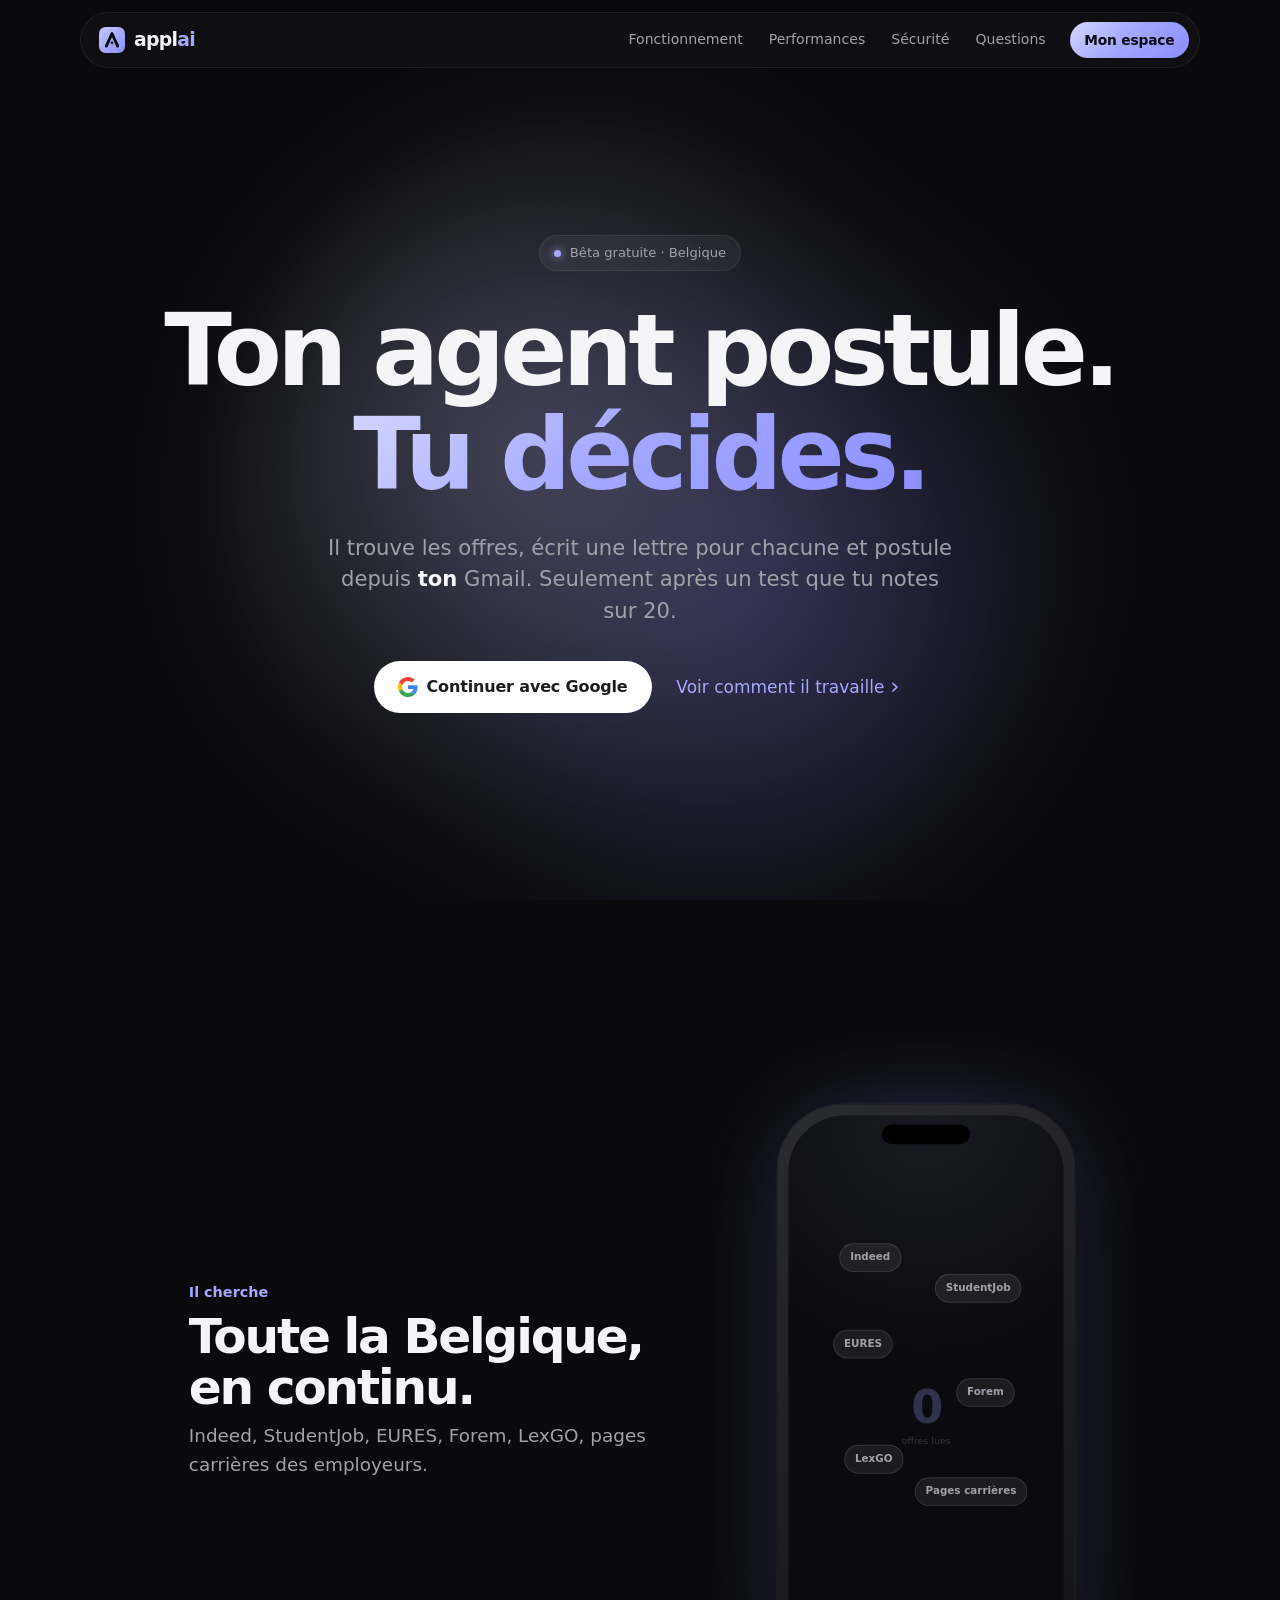
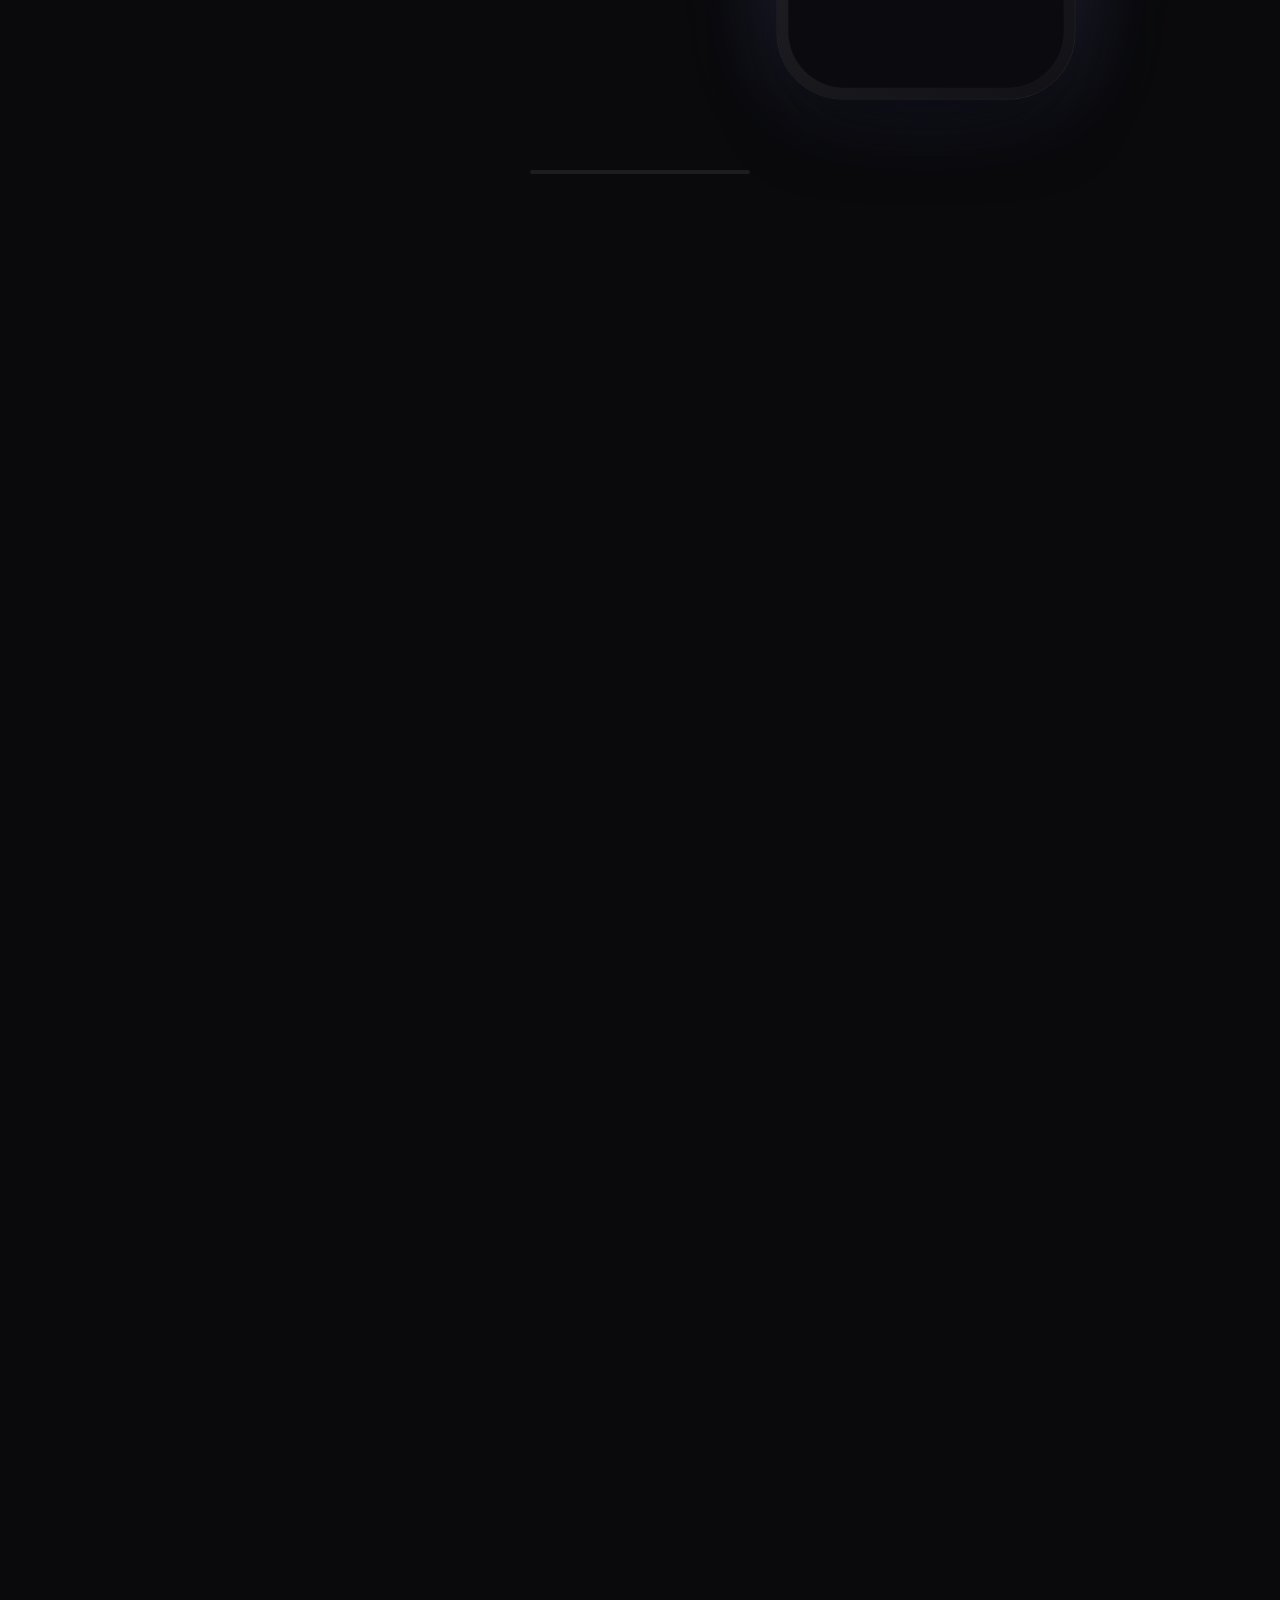
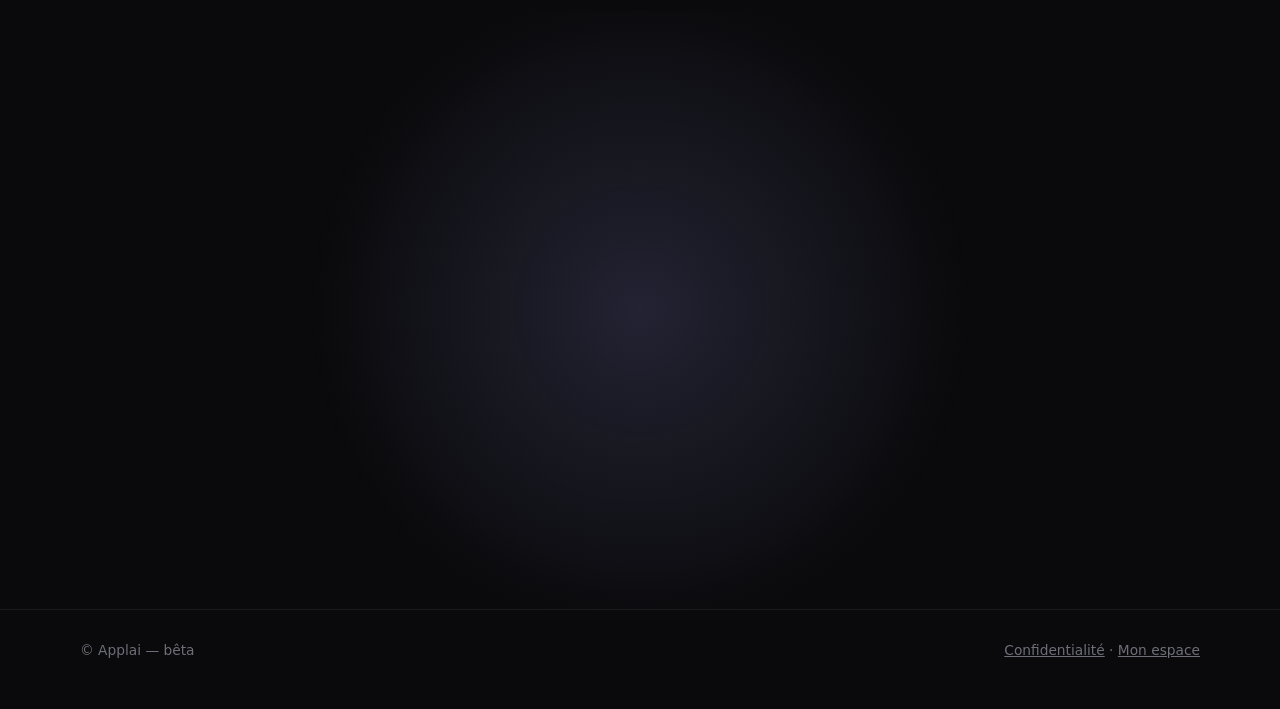
<file: site/index.html>
<!doctype html>
<html lang="fr">
<head>
  <meta charset="utf-8">
  <meta name="viewport" content="width=device-width, initial-scale=1, viewport-fit=cover">
  <title>Applai — ton agent postule pour toi</title>
  <meta name="description" content="Un agent IA qui cherche les offres partout en Belgique, écrit une lettre sur mesure pour chacune et postule depuis ton Gmail, après une phase de test que tu notes sur 20.">
  <meta http-equiv="Content-Security-Policy" content="default-src 'self'; script-src 'self'; style-src 'self' https://fonts.googleapis.com; font-src https://fonts.gstatic.com; img-src 'self' data:; connect-src 'self' https://api.89-116-25-119.sslip.io; upgrade-insecure-requests; base-uri 'self'; form-action 'self'">
  <meta name="theme-color" content="#0a0a0c">
  <link rel="manifest" href="manifest.webmanifest">
  <link rel="icon" href="icones/logo.svg" type="image/svg+xml">
  <link rel="apple-touch-icon" href="icones/icone-192.png">
  <link rel="preconnect" href="https://fonts.googleapis.com">
  <link rel="preconnect" href="https://fonts.gstatic.com" crossorigin>
  <link rel="stylesheet" href="https://fonts.googleapis.com/css2?family=Inter:wght@400..800&display=swap">
  <link rel="stylesheet" href="accueil.css?v=20261026g">
</head>
<body>
<header class="entete">
  <div class="entete-pilule">
    <a class="logo" href="./"><img class="logo-marque" src="icones/logo.svg" alt="" width="26" height="26"><span class="mot">appl<span class="accent">ai</span></span></a>
    <nav class="nav" aria-label="Navigation principale">
      <a href="#fonctionnement">Fonctionnement</a>
      <a href="#performances">Performances</a>
      <a href="#securite">Sécurité</a>
      <a href="#questions">Questions</a>
    </nav>
    <a class="bouton petit" href="app.html">Mon espace</a>
  </div>
</header>

<main>
  <!-- ============ Héros ============ -->
  <section class="heros">
    <div class="orbe" aria-hidden="true"></div>
    <span class="pilule-info"><span class="point"></span>Bêta gratuite · Belgique</span>
    <h1>Ton agent postule.<br><span class="degrade">Tu décides.</span></h1>
    <p class="chapeau">Il trouve les offres, écrit une lettre pour chacune et postule depuis <b>ton</b> Gmail.
      Seulement après un test que tu notes sur 20.</p>
    <div class="actions">
      <a class="bouton blanc" href="app.html"><img class="g" src="icones/google.svg" alt="" width="20" height="20">Continuer avec Google</a>
      <a class="lien-fleche" href="#film">Voir comment il travaille</a>
    </div>
  </section>

  <!-- ============ Le film : il avance au rythme du défilement ============ -->
  <section class="film" id="film" aria-label="Comment il travaille, en cinq temps">
    <div class="film-scene" id="scene">
      <ol class="film-textes" id="film-textes">
        <li><span class="etape-num">Il cherche</span><h2>Toute la Belgique, en continu.</h2><p>Indeed, StudentJob, EURES, Forem, LexGO, pages carrières des employeurs.</p></li>
        <li><span class="etape-num">Il trie</span><h2>Tes règles, sans exception.</h2><p>Trop loin, mauvais horaires, secteur refusé : écarté. Le reste est noté sur 10.</p></li>
        <li><span class="etape-num">Il écrit</span><h2>Une lettre par offre.</h2><p>Pour cet employeur-là. Chaque fait est vérifié contre ton CV.</p></li>
        <li><span class="etape-num">Tu notes</span><h2>D'abord chez toi.</h2><p>3 candidatures de test arrivent dans ta boîte. Il faut 15/20 pour continuer.</p></li>
        <li><span class="etape-num">Il postule</span><h2>Depuis ton Gmail.</h2><p>Avec ton accord seulement. Il trie les réponses et te prévient pour les entretiens.</p></li>
      </ol>

      <div class="iphone" aria-hidden="true">
        <div class="iphone-ecran">
          <div class="ilot"></div>

          <!-- 1 · Il cherche -->
          <div class="couche c1">
            <div class="sources">
              <span class="src s1">Indeed</span><span class="src s2">StudentJob</span><span class="src s3">EURES</span>
              <span class="src s4">Forem</span><span class="src s5">LexGO</span><span class="src s6">Pages carrières</span>
            </div>
            <div class="compteur"><strong id="compteur">0</strong><span>offres lues</span></div>
          </div>

          <!-- 2 · Il trie -->
          <div class="couche c2">
            <div class="offre o1 ko"><b>Vendeur · Anvers</b><span>trop loin</span></div>
            <div class="offre o2 ok"><b>Vendeur · Rue Neuve</b><span class="score">8/10</span></div>
            <div class="offre o3 ko"><b>Call center</b><span>refusé</span></div>
            <div class="offre o4 ok"><b>Serveur · Ixelles</b><span class="score">7/10</span></div>
          </div>

          <!-- 3 · Il écrit -->
          <div class="couche c3">
            <div class="papier">
              <i class="ligne l1"></i><i class="ligne l2"></i><i class="ligne l3 court"></i><i class="ligne l4"></i>
              <i class="ligne l5"></i><i class="ligne l6 court"></i><i class="ligne l7"></i>
            </div>
            <div class="verifs">
              <span class="v v1">✓ 1 an de caisse</span><span class="v v2">✓ Libre le samedi</span><span class="v v3">✓ Anglais B2</span>
            </div>
          </div>

          <!-- 4 · Tu notes -->
          <div class="couche c4">
            <div class="anneau">
              <svg viewBox="0 0 120 120"><circle class="anneau-fond" cx="60" cy="60" r="50"/><circle class="anneau-plein" id="anneau" cx="60" cy="60" r="50"/></svg>
              <div class="anneau-texte"><strong id="note">0</strong><small>/20</small></div>
            </div>
            <div class="seuil" id="seuil">15/20 : feu vert</div>
          </div>

          <!-- 5 · Il postule -->
          <div class="couche c5">
            <div class="mail">
              <div><span>De</span> Sam &lt;sam@gmail.com&gt;</div>
              <div><span>À</span> jobs@boutique-lumen.be</div>
              <div class="pj"><em>PDF</em> CV <em>PDF</em> Lettre</div>
            </div>
            <div class="notif">📅 Entretien proposé jeudi 14 h — tu confirmes ?</div>
          </div>
        </div>
      </div>
      <div class="film-barre" aria-hidden="true"><span id="film-barre"></span></div>
    </div>
  </section>

  <!-- ============ Fonctionnement ============ -->
  <section class="section" id="fonctionnement">
    <div class="page">
      <div class="tete apparait">
        <span class="surtitre">Fonctionnement</span>
        <h2>Tu parles. Il fait le reste.</h2>
        <p>Envoie ton CV, dis ce que tu cherches avec tes mots. Ensuite il travaille seul, jour et nuit.</p>
      </div>
      <div class="cartes-4 apparait">
        <article class="carte">
          <div class="icone"><svg viewBox="0 0 24 24"><circle cx="11" cy="11" r="7"/><path d="m20 20-3.5-3.5"/></svg></div>
          <h3>Il cherche</h3><p>Chaque site relu à son rythme, de 15 minutes à 3 heures. Une offre vue sur deux sites n'est gardée qu'une fois.</p>
        </article>
        <article class="carte">
          <div class="icone"><svg viewBox="0 0 24 24"><path d="M4 6h16M7 12h10M10 18h4"/></svg></div>
          <h3>Il trie</h3><p>Tes refus sont des règles : une offre qui les viole n'est jamais postulée. Les autres sont notées sur 10.</p>
        </article>
        <article class="carte">
          <div class="icone"><svg viewBox="0 0 24 24"><path d="M4 20h4L19 9l-4-4L4 16v4Z"/><path d="m13 7 4 4"/></svg></div>
          <h3>Il écrit et se relit</h3><p>Un second agent relit chaque lettre et refuse tout fait absent de ton CV.</p>
        </article>
        <article class="carte">
          <div class="icone"><svg viewBox="0 0 24 24"><rect x="3" y="5" width="18" height="14" rx="3"/><path d="m4 7 8 6 8-6"/></svg></div>
          <h3>Il postule</h3><p>Depuis ton Gmail, aux heures de bureau. Un email court, ton CV et ta lettre en PDF. Il relance, puis trie les réponses.</p>
        </article>
      </div>

      <div class="test-bande apparait">
        <div>
          <span class="surtitre">La phase de test</span>
          <h3>Rien ne part chez un recruteur avant ton feu vert.</h3>
        </div>
        <ol class="test-etapes">
          <li><b>1</b><span>3 candidatures arrivent <em>chez toi</em></span></li>
          <li><b>2</b><span>Tu les notes sur 20</span></li>
          <li><b>3</b><span>15/20 et ton « oui » : il postule</span></li>
        </ol>
      </div>
    </div>
  </section>

  <!-- ============ Performances : uniquement des mesures ============ -->
  <section class="section" id="performances">
    <div class="page">
      <div class="tete apparait">
        <span class="surtitre">Performances</span>
        <h2>Mesuré, pas promis.</h2>
        <p>Les chiffres de nos propres tests, avec la vraie IA et de vraies offres.</p>
      </div>
      <div class="bento apparait">
        <div class="tuile grande">
          <strong class="degrade">113</strong><span>offres trouvées en 18 secondes</span>
          <small>Recherche réelle pour un étudiant à Bruxelles (Indeed, StudentJob, EURES), octobre 2026.</small>
        </div>
        <div class="tuile">
          <strong>6/6</strong><span>inventions repérées</span>
          <small>Lettres piégées avec un faux fait glissé dedans : le relecteur les a toutes renvoyées.</small>
        </div>
        <div class="tuile">
          <strong>0</strong><span>entretien manqué</span>
          <small>Sur 40 réponses de recruteurs écrites pour le test, en français, néerlandais et anglais.</small>
        </div>
        <div class="tuile">
          <strong>15/20</strong><span>minimum avant tout envoi</span>
          <small>Ta note, sur 3 candidatures de test reçues dans ta propre boîte.</small>
        </div>
        <div class="tuile">
          <strong>0 €</strong><span>pendant la bêta</span>
          <small>Aucune carte bancaire demandée.</small>
        </div>
      </div>
    </div>
  </section>

  <!-- ============ Les agents ============ -->
  <section class="section" id="agents">
    <div class="page">
      <div class="tete apparait">
        <span class="surtitre">Les agents</span>
        <h2>Un agent par métier.</h2>
        <p>Chacun connaît les bons sites et les codes de son domaine.</p>
      </div>
      <div class="agents apparait" id="liste-agents"></div>
    </div>
  </section>

  <!-- ============ Sécurité ============ -->
  <section class="section" id="securite">
    <div class="page">
      <div class="tete apparait">
        <span class="surtitre">Sécurité</span>
        <h2>Tes données sont à toi.</h2>
      </div>
      <div class="grille-securite apparait">
        <div class="carte petite"><h3>Envoyer, jamais lire</h3><p>On demande seulement le droit d'envoyer. Ta boîte Gmail n'est jamais lue.</p></div>
        <div class="carte petite"><h3>Rien ne part sans toi</h3><p>Phase de test obligatoire, puis ton accord explicite.</p></div>
        <div class="carte petite"><h3>Un espace isolé</h3><p>Ton agent ne voit que ton dossier.</p></div>
        <div class="carte petite"><h3>Autorisation chiffrée</h3><p>Gardée chiffrée sur notre serveur, jamais transmise à l'agent.</p></div>
        <div class="carte petite"><h3>Tri des emails sur place</h3><p>Refus et accusés de réception sont triés par un modèle installé sur notre serveur, sans IA externe (sauf s'il est indisponible).</p></div>
        <div class="carte petite"><h3>Retirable à tout moment</h3><p>Supprime ton compte, ou retire l'accès dans ton compte Google.</p></div>
      </div>
    </div>
  </section>

  <!-- ============ Avis (uniquement de vrais avis) ============ -->
  <section class="section" id="avis">
    <div class="page">
      <div class="tete apparait">
        <span class="surtitre">Avis</span>
        <h2>Ce qu'en disent les utilisateurs.</h2>
        <p>Les avis des bêta-testeurs, publiés tels quels.</p>
      </div>
      <div class="avis apparait" id="liste-avis"></div>
    </div>
  </section>

  <!-- ============ Installer ============ -->
  <section class="section" id="installer">
    <div class="page">
      <div class="tete apparait">
        <span class="surtitre">Sur ton téléphone</span>
        <h2>Installe-le comme une app.</h2>
        <p>Pas de store. 10 secondes.</p>
      </div>
      <div class="installer apparait">
        <div class="carte"><h3>iPhone · Safari</h3><ol>
          <li>Touche <kbd>Partager</kbd>.</li><li>Choisis <kbd>Sur l'écran d'accueil</kbd>.</li></ol></div>
        <div class="carte"><h3>Android · Chrome</h3><ol>
          <li>Touche le menu <kbd>⋮</kbd>.</li><li>Choisis <kbd>Installer l'application</kbd>.</li></ol></div>
      </div>
    </div>
  </section>

  <!-- ============ Questions ============ -->
  <section class="section" id="questions">
    <div class="page etroit">
      <div class="tete apparait">
        <span class="surtitre">Questions</span>
        <h2>Les questions qu'on nous pose.</h2>
      </div>
      <div class="faq apparait">
        <details><summary>Pourquoi un compte Google ?</summary><p>Pour que tes candidatures partent de ta vraie adresse Gmail. Un recruteur répond à une personne, pas à une adresse inconnue. Tu donnes seulement le droit d'envoyer : on ne lit jamais tes emails.</p></details>
        <details><summary>Où arrivent les réponses des recruteurs ?</summary><p>Dans ta boîte Gmail, comme d'habitude. Transfère-les à ton agent (ou dis-lui « j'ai un entretien jeudi ») et il s'occupe de la suite.</p></details>
        <details><summary>Il peut envoyer n'importe quoi en mon nom ?</summary><p>Non. Pendant la phase de test, tout arrive chez toi. Ensuite, chaque lettre est relue par un second agent qui vérifie chaque fait contre ton CV, et un contrôle automatique bloque les erreurs juste avant l'envoi.</p></details>
        <details><summary>Et si ma note est sous 15/20 ?</summary><p>Tu dis ce qui ne va pas (trop long, trop formel, il manque ton Erasmus…). Il corrige, le retient pour toutes les lettres suivantes, et t'envoie un nouveau test.</p></details>
        <details><summary>Et LinkedIn, Jobat, StepStone ?</summary><p>On ne se connecte jamais à ces sites (leurs règles l'interdisent). Beaucoup de leurs offres sont aussi publiées sur Indeed, le Forem ou EURES, et tu peux transférer tes alertes emploi à ton agent.</p></details>
        <details><summary>Combien ça coûte ?</summary><p>La bêta est gratuite.</p></details>
        <details><summary>Comment je supprime tout ?</summary><p>Réglages → « Supprimer mon compte ». Tout est effacé, et l'autorisation Gmail est retirée chez Google.</p></details>
      </div>
    </div>
  </section>

  <section class="appel">
    <div class="page apparait">
      <h2>Ton prochain job commence par <span class="degrade">une bonne lettre</span>.</h2>
      <a class="bouton blanc" href="app.html"><img class="g" src="icones/google.svg" alt="" width="20" height="20">Commencer avec Google</a>
    </div>
  </section>
</main>

<a class="bouton blanc cta-flottant" id="cta-flottant" href="app.html"><img class="g" src="icones/google.svg" alt="" width="20" height="20">Commencer</a>

<footer class="pied">
  <div class="page"><span>© Applai — bêta</span><span><a href="confidentialite.html">Confidentialité</a> · <a href="app.html">Mon espace</a></span></div>
</footer>
<script src="config.js?v=20261026g"></script>
<script src="accueil.js?v=20261026g"></script>
</body>
</html>
</file>
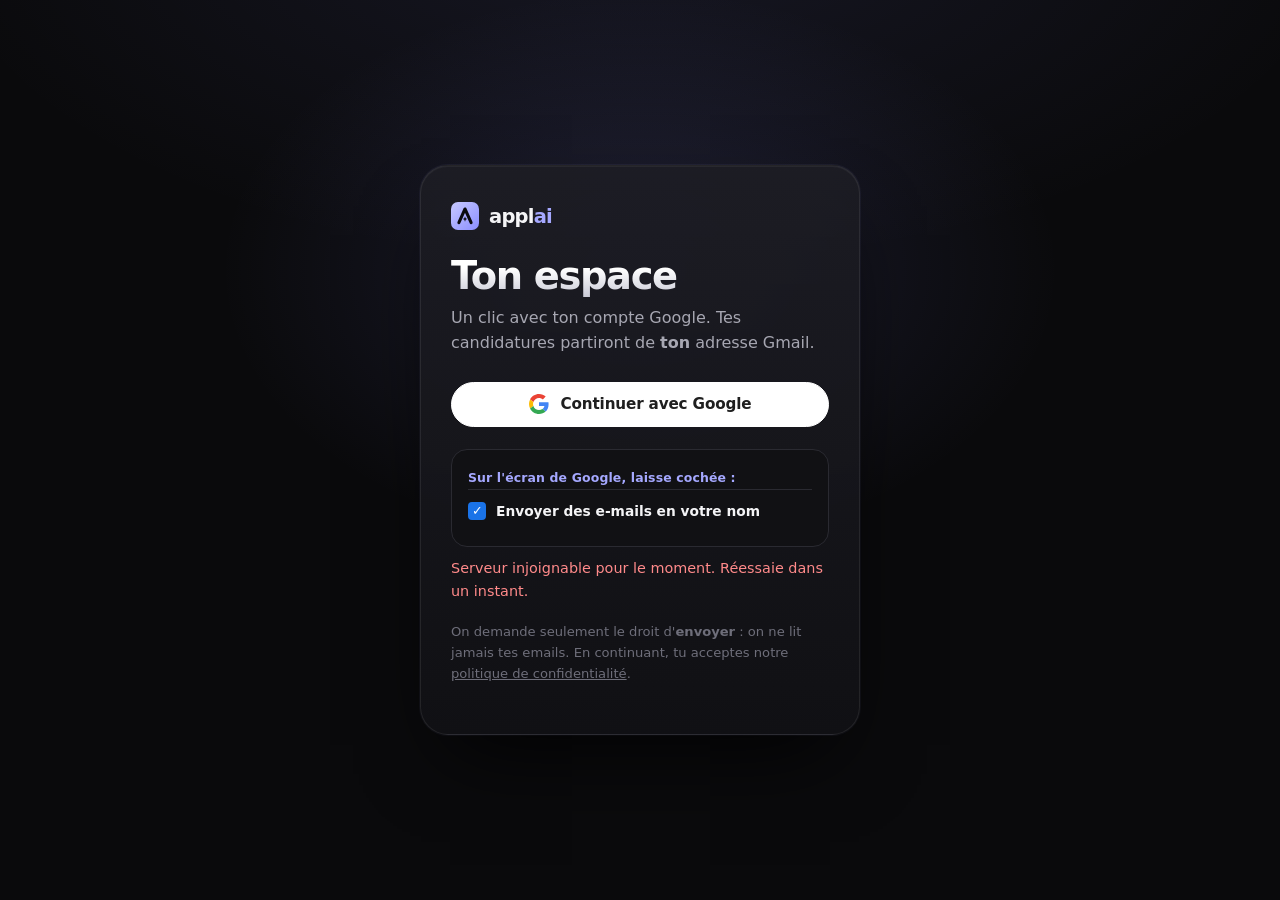
<file: site/app.html>
<!doctype html>
<html lang="fr">
<head>
  <meta charset="utf-8">
  <meta name="viewport" content="width=device-width, initial-scale=1, viewport-fit=cover">
  <title>Mon espace — Applai</title>
  <meta http-equiv="Content-Security-Policy" content="default-src 'self'; script-src 'self' https://accounts.google.com/gsi/client; style-src 'self' https://fonts.googleapis.com https://accounts.google.com/gsi/style 'sha256-RU4sU0AaS8IBGZx8XrGt/pa9A5SLA3dQszGeqT5L3Kw='; font-src https://fonts.gstatic.com; img-src 'self' data: blob: https://*.googleusercontent.com; connect-src 'self' https://api.89-116-25-119.sslip.io https://accounts.google.com; upgrade-insecure-requests; frame-src https://accounts.google.com/gsi/; base-uri 'self'; form-action 'self'">
  <meta name="referrer" content="no-referrer">
  <meta name="theme-color" content="#0a0a0c">
  <meta name="apple-mobile-web-app-capable" content="yes">
  <meta name="apple-mobile-web-app-title" content="Applai">
  <link rel="manifest" href="manifest.webmanifest">
  <link rel="icon" href="icones/logo.svg" type="image/svg+xml">
  <link rel="apple-touch-icon" href="icones/icone-192.png">
  <link rel="preconnect" href="https://fonts.googleapis.com">
  <link rel="preconnect" href="https://fonts.gstatic.com" crossorigin>
  <link rel="stylesheet" href="https://fonts.googleapis.com/css2?family=Inter:wght@400..800&display=swap">
  <link rel="stylesheet" href="styles.css?v=20261030a">
</head>
<body>
<div class="bandeau" id="bandeau-demo" hidden>Mode démo : le serveur n'est pas encore branché, les réponses sont fictives et rien n'est envoyé. <a href="./">Retour à l'accueil</a></div>

<!-- Connexion : Google uniquement -->
<section class="ecran" id="ecran-connexion" hidden>
  <div class="boite">
    <a class="logo" href="./"><img class="logo-marque" src="icones/logo.svg" alt="" width="28" height="28"><span class="mot">appl<span class="accent">ai</span></span></a>
    <h1>Ton espace</h1>
    <p class="sous">Un clic avec ton compte Google. Tes candidatures partiront de <b>ton</b> adresse Gmail.</p>
    <button class="bouton bouton-google" id="bouton-google" type="button"><img class="g" src="icones/google.svg" alt="" width="20" height="20">Continuer avec Google</button>
    <div class="apercu-google" aria-hidden="true">
      <span class="mono">Sur l'écran de Google, laisse cochée :</span>
      <div class="g-ligne"><span class="g-case"></span><b>Envoyer des e-mails en votre nom</b></div>
    </div>
    <p class="erreur" id="erreur-connexion" role="alert"></p>
    <p class="petit-texte">On demande seulement le droit d'<b>envoyer</b> : on ne lit jamais tes emails. En continuant, tu acceptes notre
      <a href="confidentialite.html">politique de confidentialité</a>.</p>
  </div>
</section>

<!-- Autorisation d'envoi manquante -->
<section class="ecran" id="ecran-autorisation" hidden>
  <div class="boite">
    <a class="logo" href="./"><img class="logo-marque" src="icones/logo.svg" alt="" width="28" height="28"><span class="mot">appl<span class="accent">ai</span></span></a>
    <h1>Dernière étape</h1>
    <p class="sous">Ton agent a besoin de pouvoir envoyer tes candidatures <b>depuis ton Gmail</b>.</p>
    <ul class="liste-points">
      <li>Les recruteurs voient ta vraie adresse, pas une adresse inconnue.</li>
      <li>Les mails envoyés apparaissent dans tes « Envoyés ».</li>
      <li>Rien ne part chez un recruteur avant la phase de test et ton accord.</li>
    </ul>
    <button class="bouton bouton-google" id="bouton-autoriser" type="button"><img class="g" src="icones/google.svg" alt="" width="20" height="20">Autoriser l'envoi depuis mon Gmail</button>
    <div class="apercu-google" aria-hidden="true">
      <span class="mono">Coche bien la case :</span>
      <div class="g-ligne"><span class="g-case"></span><b>Envoyer des e-mails en votre nom</b></div>
    </div>
    <p class="erreur" id="erreur-autorisation" role="alert"></p>
    <button class="bouton clair petit" type="button" id="deconnexion-autorisation">Utiliser un autre compte</button>
  </div>
</section>

<!-- Choix de l'agent -->
<section class="ecran" id="ecran-agents" hidden>
  <div class="page">
    <span class="mono">Étape 1 sur 2</span>
    <h1 class="titre-agents">Quel agent travaille pour toi ?</h1>
    <p class="sous">Choisis ton domaine. Tu pourras en changer plus tard (ton espace repartira de zéro).</p>
    <div class="agents" id="choix-agents"></div>
  </div>
</section>

<!-- Style de candidature -->
<section class="ecran" id="ecran-audace" hidden>
  <div class="page">
    <span class="mono">Étape 2 sur 2</span>
    <h1 class="titre-agents">Comment veux-tu postuler ?</h1>
    <p class="sous">Choisis ton style. Tu pourras le changer quand tu veux dans Réglages.</p>
    <div id="choix-audace"></div>
  </div>
</section>

<!-- Application -->
<!-- Suivi des bêta-testeurs : seulement pour l'administrateur (vérifié par le serveur) -->
<section class="admin" id="ecran-admin" hidden>
  <header class="admin-tete">
    <a class="logo" href="./"><img class="logo-marque" src="icones/logo.svg" alt="" width="28" height="28"><span class="mot">appl<span class="accent">ai</span></span></a>
    <span class="etiquette vert">Administrateur</span>
    <span class="sous admin-qui" id="admin-qui"></span>
    <button class="bouton clair petit" type="button" id="admin-deconnexion">Se déconnecter</button>
  </header>
  <div class="admin-page">
    <div class="admin-barre">
      <button class="bouton clair petit" type="button" id="admin-retour" hidden>← Tous les comptes</button>
      <h1 id="admin-titre">Bêta-testeurs</h1>
      <button class="bouton clair petit" type="button" id="admin-actualiser">Actualiser</button>
    </div>
    <div class="admin-serveur" id="admin-serveur"></div>
    <div id="admin-contenu"></div>
  </div>
</section>

<div class="coque" id="ecran-app" hidden>
  <aside class="cote" role="tablist" aria-label="Sections">
    <a class="logo" href="./"><img class="logo-marque" src="icones/logo.svg" alt="" width="28" height="28"><span class="mot">appl<span class="accent">ai</span></span></a>
    <button class="onglet" role="tab" data-vue="accueil" aria-selected="true"><svg class="icone" viewBox="0 0 24 24" aria-hidden="true" fill="none" stroke="currentColor" stroke-width="1.8" stroke-linecap="round" stroke-linejoin="round"><path d="M3 10.5 12 3l9 7.5V21h-6v-6H9v6H3z"/></svg>Accueil</button>
    <button class="onglet" role="tab" data-vue="discussion" aria-selected="false"><svg class="icone" viewBox="0 0 24 24" aria-hidden="true" fill="none" stroke="currentColor" stroke-width="1.8" stroke-linecap="round" stroke-linejoin="round"><path d="M4 5h16v11H9l-5 4z"/></svg>Discussion<span class="pastille" id="pastille" hidden>0</span></button>
    <button class="onglet" role="tab" data-vue="postuler" aria-selected="false"><svg class="icone" viewBox="0 0 24 24" aria-hidden="true" fill="none" stroke="currentColor" stroke-width="1.8" stroke-linecap="round" stroke-linejoin="round"><path d="M12 20h9M16.5 3.5a2.1 2.1 0 0 1 3 3L7 19l-4 1 1-4z"/></svg>À postuler<span class="pastille" id="pastille-postuler" hidden>0</span></button>
    <button class="onglet" role="tab" data-vue="candidatures" aria-selected="false"><svg class="icone" viewBox="0 0 24 24" aria-hidden="true" fill="none" stroke="currentColor" stroke-width="1.8" stroke-linecap="round" stroke-linejoin="round"><path d="M6 3h9l3 3v15H6zM9 11h6M9 15h6"/></svg>Candidatures</button>
    <button class="onglet" role="tab" data-vue="test" aria-selected="false"><svg class="icone" viewBox="0 0 24 24" aria-hidden="true" fill="none" stroke="currentColor" stroke-width="1.8" stroke-linecap="round" stroke-linejoin="round"><path d="M9 3h6M10 3v6l-5 9a2 2 0 0 0 2 3h10a2 2 0 0 0 2-3l-5-9V3M7.5 15h9"/></svg>Phase de test</button>
    <button class="onglet" role="tab" data-vue="reglages" aria-selected="false"><svg class="icone" viewBox="0 0 24 24" aria-hidden="true" fill="none" stroke="currentColor" stroke-width="1.8" stroke-linecap="round" stroke-linejoin="round"><path d="M4 7h9M17 7h3M4 17h3M11 17h9"/><circle cx="15" cy="7" r="2"/><circle cx="9" cy="17" r="2"/></svg>Réglages</button>
    <div class="bas" id="qui"></div>
  </aside>
  <main class="principal">
    <div class="barre"><h2 id="titre-vue">Discussion</h2><span class="etat etiquette vert" id="etat-agent">Agent actif</span></div>

    <section class="vue" id="vue-accueil" hidden>
      <div class="tableau">
        <div class="maintenant" id="maintenant"><span class="pouls"></span><div><span class="mono">En ce moment</span><b id="maintenant-texte">…</b></div></div>
        <div class="a-faire" id="a-faire"></div>
        <div class="bloc"><div class="bloc-tete"><h3>Ton bilan</h3><span class="mono">depuis le début</span></div>
          <div class="cartes-chiffres" id="cartes-chiffres"></div></div>
        <div class="bloc"><div class="bloc-tete"><h3>Le parcours de tes offres</h3></div>
          <div class="entonnoir" id="entonnoir"></div></div>
        <div class="bloc"><div class="bloc-tete"><h3>Ce qu'il a fait récemment</h3></div>
          <ol class="activite" id="activite"></ol></div>
      </div>
    </section>
    <section class="vue" id="vue-discussion" aria-live="polite"><div class="fil" id="fil"></div></section>
    <section class="vue" id="vue-postuler" hidden><div class="postuler" id="postuler"></div></section>
    <section class="vue" id="vue-candidatures" hidden><div class="liste" id="liste-cand"></div></section>
    <section class="vue" id="vue-test" hidden><div class="carte-test" id="carte-test"></div></section>
    <section class="vue" id="vue-reglages" hidden>
      <div class="reglages">
        <div class="reglage"><label class="case"><input type="checkbox" id="notif">
          <span><b>Recevoir par email</b><br><small>Quand ton agent t'écrit et que tu n'es pas sur le site, tu reçois un récapitulatif par email (lettres en PDF jointes).</small></span></label></div>
        <div class="reglage"><b>Envoi depuis ton Gmail</b><p class="petit-texte serre">Tes candidatures partent de <b id="adresse-envoi"></b>.
          Pendant la phase de test, elles arrivent sur cette même adresse, jamais chez un recruteur.</p>
          <span class="etiquette vert" id="etat-gmail">Autorisé</span></div>
        <div class="reglage" id="reglage-unclic"><b>✍️ Remplir les formulaires en 1 clic</b>
          <p class="petit-texte serre">Sur les sites où tu postules toi-même (la liste de 18 h), Applai remplit le formulaire
            pour toi : nom, email, téléphone, adresse, CV, lettre. Tu relis, tu cliques « Envoyer ».</p>
          <div id="unclic"></div></div>
        <div class="reglage" id="reglage-adresse-agent" hidden><b>Ton adresse d'agent</b><p class="petit-texte serre">Transfère-y tes alertes emploi
          (LinkedIn, Jobat, StepStone, Indeed…) et les réponses des recruteurs : ton agent s'en occupe.</p>
          <span class="code-agent" id="adresse-agent"></span></div>
        <div class="reglage"><b>Ton style de candidature</b>
          <p class="petit-texte serre">Ton agent l'applique tout de suite, et les offres récentes sont revues.</p>
          <div id="reglage-audace"></div></div>
        <div class="reglage"><b>Ton agent</b><p class="petit-texte serre" id="agent-actuel"></p>
          <button class="bouton clair petit" type="button" id="changer-agent">Changer d'agent</button></div>
        <div class="reglage"><button class="bouton clair petit" type="button" id="deconnexion">Me déconnecter</button></div>
        <div class="reglage danger"><b>Supprimer mon compte</b>
          <p class="petit-texte serre">Efface définitivement ton compte, ton CV, tes lettres et la mémoire de ton agent.</p>
          <button class="bouton petit" type="button" id="supprimer">Supprimer mon compte</button></div>
      </div>
    </section>

    <form class="saisie" id="saisie">
      <input type="file" id="fichier-cv" accept="application/pdf" class="cache">
      <button class="rond" type="button" id="joindre" title="Envoyer mon CV (PDF)" aria-label="Envoyer mon CV en PDF"><svg class="icone-b" viewBox="0 0 24 24" aria-hidden="true" fill="none" stroke="currentColor" stroke-width="1.8" stroke-linecap="round" stroke-linejoin="round"><path d="M20 11.5 12.5 19a5 5 0 0 1-7-7l8-8a3.3 3.3 0 0 1 4.7 4.7l-8 8a1.7 1.7 0 0 1-2.4-2.4L15 7"/></svg></button>
      <label for="message" class="cache">Ton message</label>
      <textarea id="message" rows="1" maxlength="4000" placeholder="Écris à ton agent… (« cherche maintenant », « note 14 : trop long »)"></textarea>
      <button class="rond plein" type="submit" aria-label="Envoyer"><svg class="icone-b" viewBox="0 0 24 24" aria-hidden="true" fill="none" stroke="currentColor" stroke-width="1.8" stroke-linecap="round" stroke-linejoin="round"><path d="M5 12h13M13 6l6 6-6 6"/></svg></button>
    </form>
  </main>
</div>

<script src="config.js?v=20261026g"></script>
<script src="accueil.js?v=20261026g"></script>
<script src="demo.js?v=20261030a"></script>
<script src="admin.js?v=20261030a"></script>
<script src="unclic.js?v=20261026g"></script>
<script src="postuler.js?v=20261027a"></script>
<script src="app.js?v=20261027a"></script>
</body>
</html>
</file>
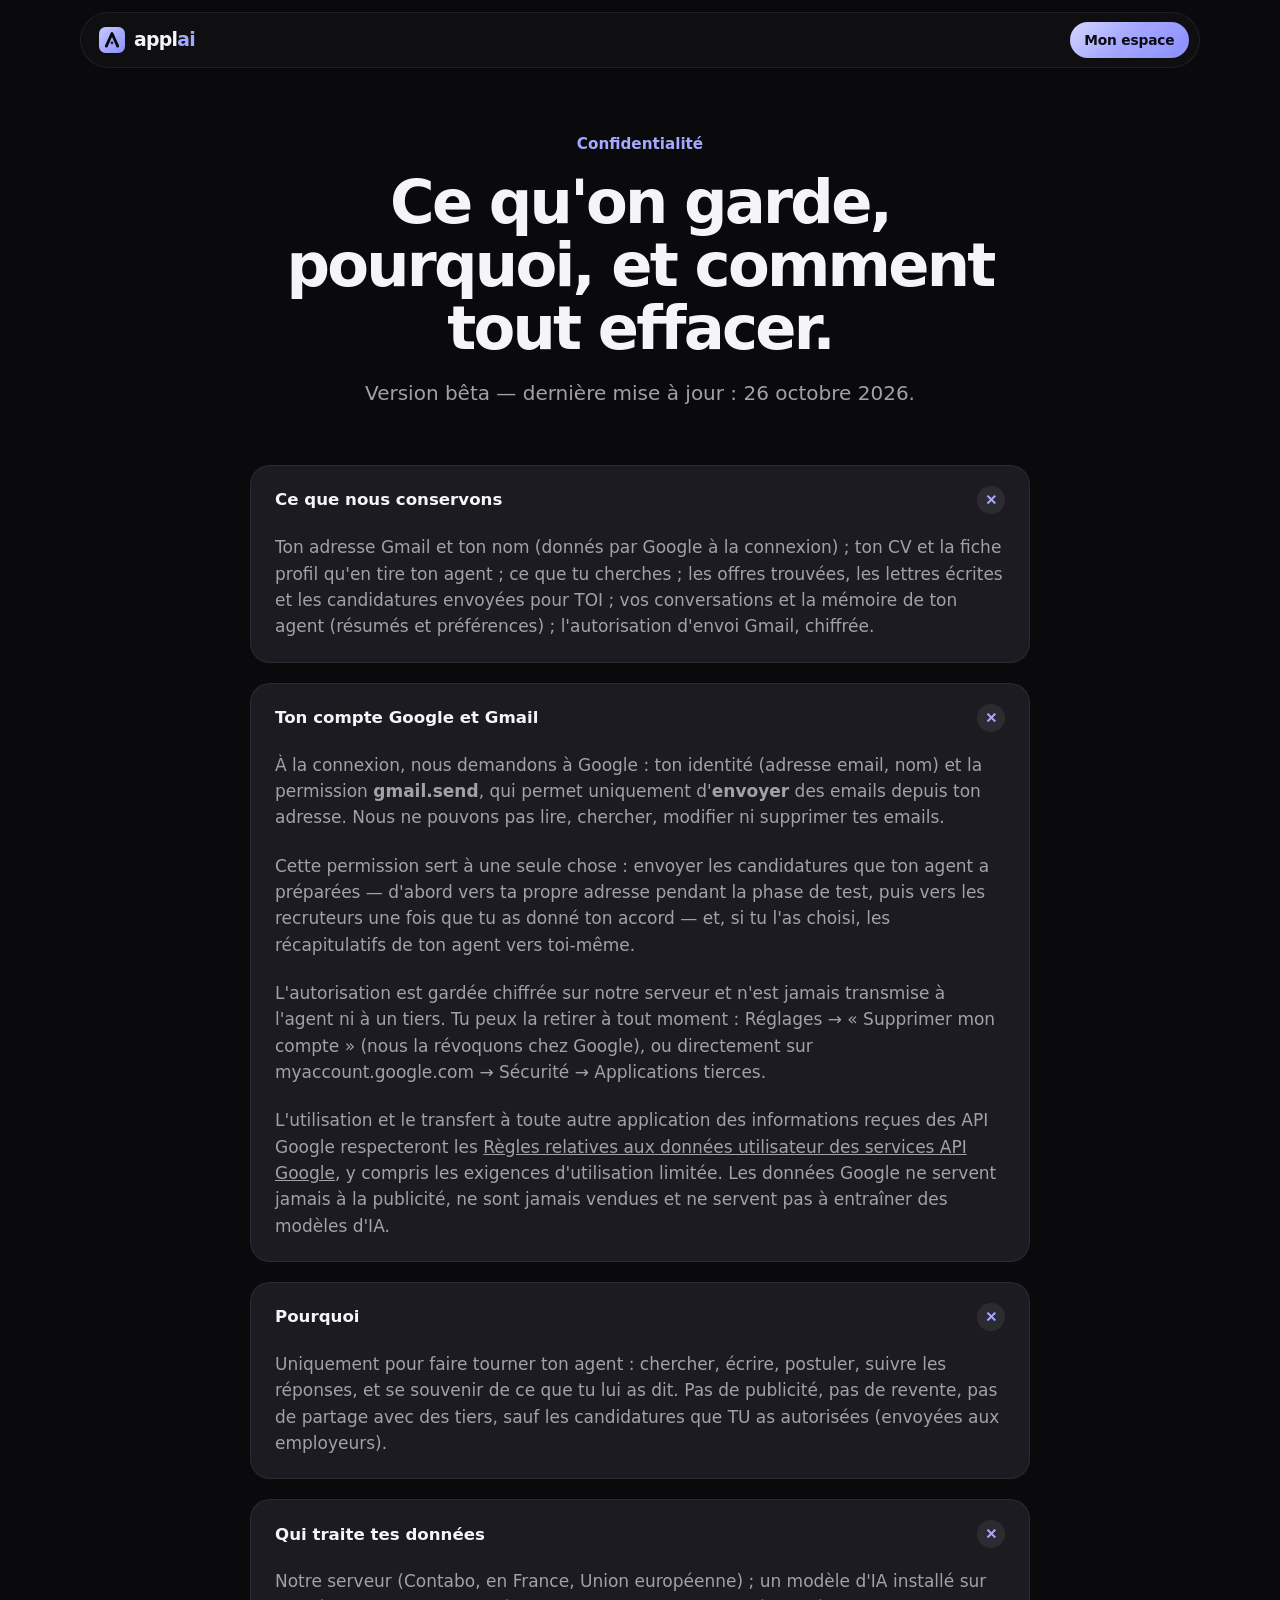
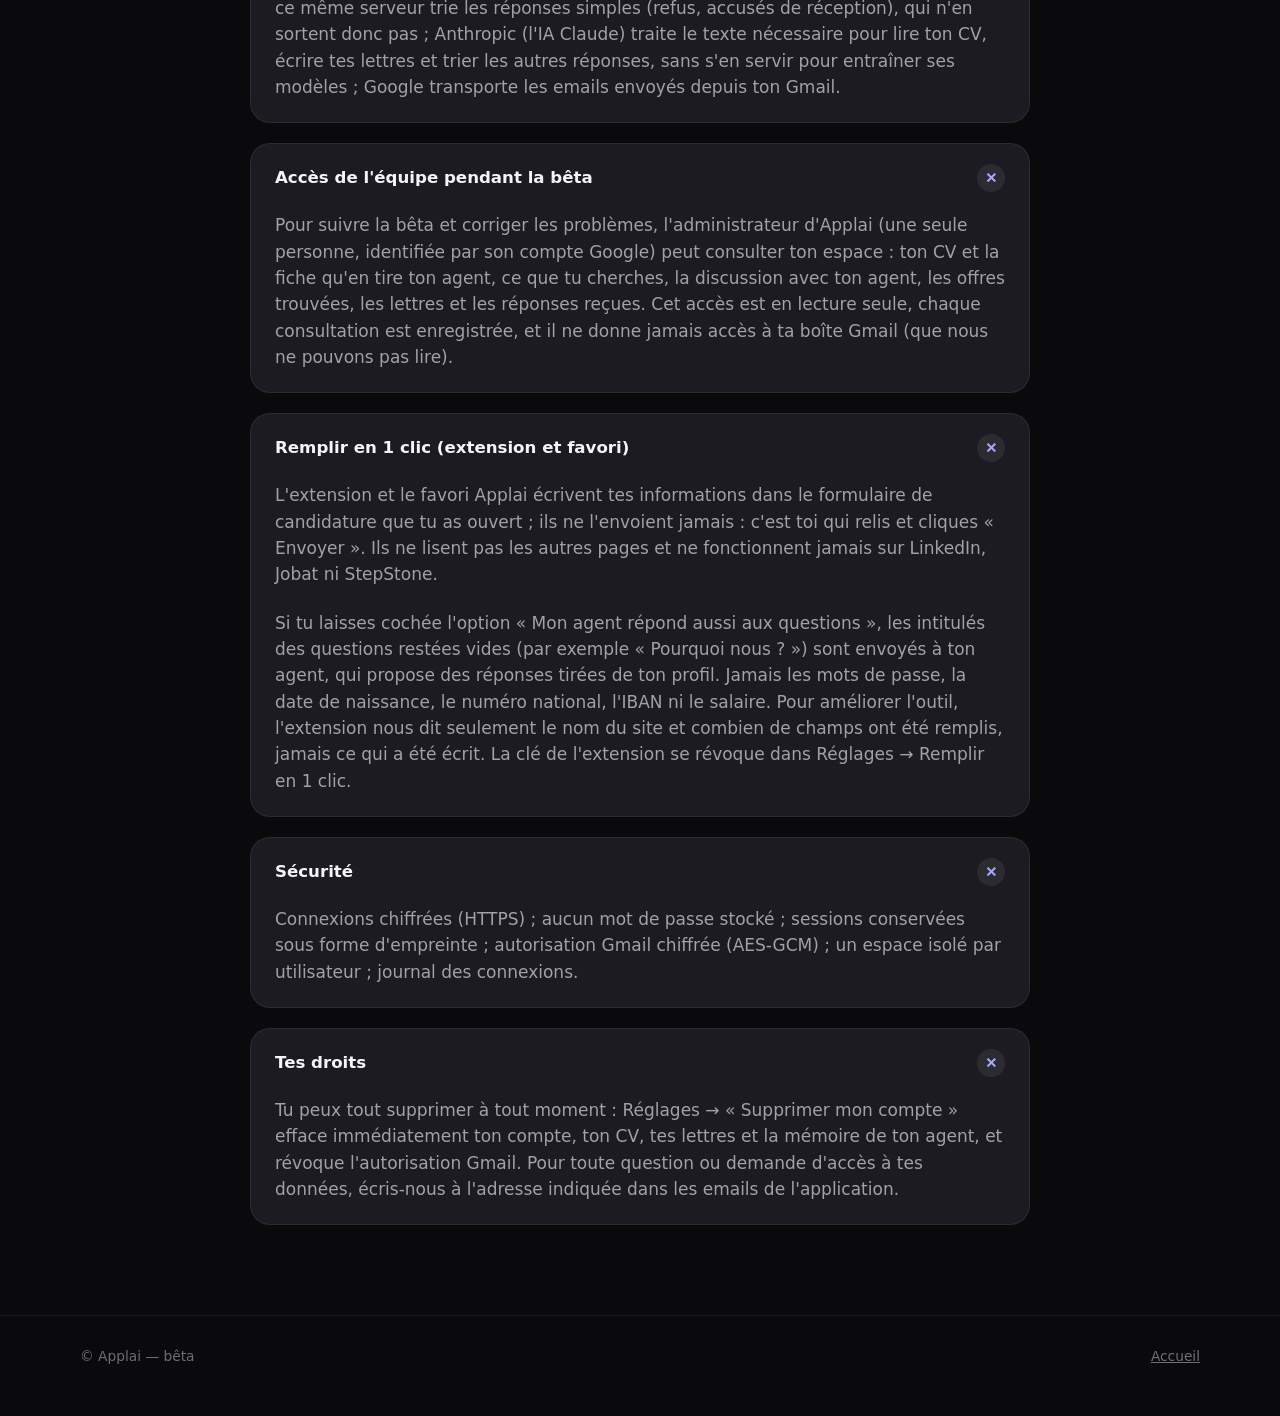
<file: site/confidentialite.html>
<!doctype html>
<html lang="fr">
<head>
  <meta charset="utf-8">
  <meta name="viewport" content="width=device-width, initial-scale=1, viewport-fit=cover">
  <title>Confidentialité — Applai</title>
  <meta http-equiv="Content-Security-Policy" content="default-src 'self'; style-src 'self' https://fonts.googleapis.com; font-src https://fonts.gstatic.com; img-src 'self' data:">
  <meta name="description" content="Politique de confidentialité d'Applai : données conservées, utilisation de Gmail (envoi uniquement), droits.">
  <link rel="icon" href="icones/logo.svg" type="image/svg+xml">
  <link rel="stylesheet" href="https://fonts.googleapis.com/css2?family=Inter:wght@400..800&display=swap">
  <link rel="stylesheet" href="accueil.css?v=20261026g">
</head>
<body>
<header class="entete"><div class="entete-pilule"><a class="logo" href="./"><img class="logo-marque" src="icones/logo.svg" alt="" width="26" height="26"><span class="mot">appl<span class="accent">ai</span></span></a>
  <a class="bouton petit" href="app.html">Mon espace</a></div></header>
<main class="page etroit texte-legal">
  <div class="tete"><span class="surtitre">Confidentialité</span><h2>Ce qu'on garde, pourquoi, et comment tout effacer.</h2>
    <p>Version bêta — dernière mise à jour : 26 octobre 2026.</p></div>
  <div class="faq">
  <details open><summary>Ce que nous conservons</summary><p>Ton adresse Gmail et ton nom (donnés par Google à la connexion) ; ton CV et la fiche profil qu'en tire ton agent ; ce que tu cherches ; les offres trouvées, les lettres écrites et les candidatures envoyées pour TOI ; vos conversations et la mémoire de ton agent (résumés et préférences) ; l'autorisation d'envoi Gmail, chiffrée.</p></details>
  <details open><summary>Ton compte Google et Gmail</summary><p>À la connexion, nous demandons à Google : ton identité (adresse email, nom) et la permission <b>gmail.send</b>, qui permet uniquement d'<b>envoyer</b> des emails depuis ton adresse. Nous ne pouvons pas lire, chercher, modifier ni supprimer tes emails.</p>
    <p>Cette permission sert à une seule chose : envoyer les candidatures que ton agent a préparées — d'abord vers ta propre adresse pendant la phase de test, puis vers les recruteurs une fois que tu as donné ton accord — et, si tu l'as choisi, les récapitulatifs de ton agent vers toi-même.</p>
    <p>L'autorisation est gardée chiffrée sur notre serveur et n'est jamais transmise à l'agent ni à un tiers. Tu peux la retirer à tout moment : Réglages → « Supprimer mon compte » (nous la révoquons chez Google), ou directement sur myaccount.google.com → Sécurité → Applications tierces.</p>
    <p>L'utilisation et le transfert à toute autre application des informations reçues des API Google respecteront les <a href="https://developers.google.com/terms/api-services-user-data-policy">Règles relatives aux données utilisateur des services API Google</a>, y compris les exigences d'utilisation limitée. Les données Google ne servent jamais à la publicité, ne sont jamais vendues et ne servent pas à entraîner des modèles d'IA.</p></details>
  <details open><summary>Pourquoi</summary><p>Uniquement pour faire tourner ton agent : chercher, écrire, postuler, suivre les réponses, et se souvenir de ce que tu lui as dit. Pas de publicité, pas de revente, pas de partage avec des tiers, sauf les candidatures que TU as autorisées (envoyées aux employeurs).</p></details>
  <details open><summary>Qui traite tes données</summary><p>Notre serveur (Contabo, en France, Union européenne) ; un modèle d'IA installé sur ce même serveur trie les réponses simples (refus, accusés de réception), qui n'en sortent donc pas ; Anthropic (l'IA Claude) traite le texte nécessaire pour lire ton CV, écrire tes lettres et trier les autres réponses, sans s'en servir pour entraîner ses modèles ; Google transporte les emails envoyés depuis ton Gmail.</p></details>
  <details open><summary>Accès de l'équipe pendant la bêta</summary><p>Pour suivre la bêta et corriger les problèmes, l'administrateur d'Applai (une seule personne, identifiée par son compte Google) peut consulter ton espace : ton CV et la fiche qu'en tire ton agent, ce que tu cherches, la discussion avec ton agent, les offres trouvées, les lettres et les réponses reçues. Cet accès est en lecture seule, chaque consultation est enregistrée, et il ne donne jamais accès à ta boîte Gmail (que nous ne pouvons pas lire).</p></details>
  <details open><summary>Remplir en 1 clic (extension et favori)</summary><p>L'extension et le favori Applai écrivent tes informations dans le formulaire de candidature que tu as ouvert ; ils ne l'envoient jamais : c'est toi qui relis et cliques « Envoyer ». Ils ne lisent pas les autres pages et ne fonctionnent jamais sur LinkedIn, Jobat ni StepStone.</p>
    <p>Si tu laisses cochée l'option « Mon agent répond aussi aux questions », les intitulés des questions restées vides (par exemple « Pourquoi nous ? ») sont envoyés à ton agent, qui propose des réponses tirées de ton profil. Jamais les mots de passe, la date de naissance, le numéro national, l'IBAN ni le salaire. Pour améliorer l'outil, l'extension nous dit seulement le nom du site et combien de champs ont été remplis, jamais ce qui a été écrit. La clé de l'extension se révoque dans Réglages → Remplir en 1 clic.</p></details>
  <details open><summary>Sécurité</summary><p>Connexions chiffrées (HTTPS) ; aucun mot de passe stocké ; sessions conservées sous forme d'empreinte ; autorisation Gmail chiffrée (AES-GCM) ; un espace isolé par utilisateur ; journal des connexions.</p></details>
  <details open><summary>Tes droits</summary><p>Tu peux tout supprimer à tout moment : Réglages → « Supprimer mon compte » efface immédiatement ton compte, ton CV, tes lettres et la mémoire de ton agent, et révoque l'autorisation Gmail. Pour toute question ou demande d'accès à tes données, écris-nous à l'adresse indiquée dans les emails de l'application.</p></details>
  </div>
</main>
<footer class="pied"><div class="page"><span>© Applai — bêta</span><a href="./">Accueil</a></div></footer>
</body>
</html>
</file>
<file: site/accueil.css>
/* Accueil — même DA (noir, texte blanc, accent mauve clair tirant vers le bleu), en plus doux : formes arrondies,
   verre dépoli, grands titres serrés, beaucoup d'air. Le « film » avance au rythme du défilement (accueil.js). */
[hidden] { display: none !important; }
:root {
  --fond: #0a0a0c;
  --fond-2: #111114;
  --carte: #141418;
  --carte-2: #1b1b21;
  --trait: rgba(255, 255, 255, .07);
  --trait-2: rgba(255, 255, 255, .12);
  --texte: #f5f5f7;
  --texte-2: #a1a1aa;
  --texte-3: #6e6e78;
  --accent: #a5a8ff;
  --accent-2: #c7c9ff;
  --accent-fond: rgba(165, 168, 255, .12);
  --ko: #ff8a8a;
  --degrade: linear-gradient(135deg, #d4d6ff 0%, #a5a8ff 45%, #8b8eff 100%);
  --sans: -apple-system, BlinkMacSystemFont, "SF Pro Display", "Inter", system-ui, "Segoe UI", sans-serif;
  --mono: ui-monospace, "SF Mono", Menlo, monospace;
  --r-xl: 32px;
  --r-l: 24px;
  --r-m: 16px;
  --doux: cubic-bezier(.2, .8, .2, 1);
  color-scheme: dark;
}
*, *::before, *::after { box-sizing: border-box; }
html { -webkit-text-size-adjust: 100%; scroll-behavior: smooth; }
body { margin: 0; background: var(--fond); color: var(--texte); font: 17px/1.55 var(--sans); -webkit-font-smoothing: antialiased;
  text-rendering: optimizeLegibility; overflow-x: hidden; }
img, svg { max-width: 100%; display: block; }
a { color: inherit; }
::selection { background: var(--accent); color: var(--fond); }
h1, h2, h3 { margin: 0; font-weight: 700; letter-spacing: -.035em; line-height: 1.04; }
h1 { font-size: clamp(2.9rem, 9vw, 6.2rem); letter-spacing: -.05em; }
h2 { font-size: clamp(2.1rem, 5.4vw, 3.8rem); letter-spacing: -.045em; }
h3 { font-size: 1.22rem; letter-spacing: -.02em; line-height: 1.2; font-weight: 600; }
p { margin: 0 0 1em; }
.accent { color: var(--accent); }
.degrade { background: var(--degrade); -webkit-background-clip: text; background-clip: text; color: transparent; }
.page { width: min(1120px, 100% - 32px); margin-inline: auto; }
.page.etroit { width: min(780px, 100% - 32px); }
:focus-visible { outline: 2px solid var(--accent); outline-offset: 3px; border-radius: 8px; }

/* ---------- Boutons : des pilules ---------- */
.bouton { display: inline-flex; align-items: center; justify-content: center; gap: .55em; min-height: 52px; padding: .7em 1.5em;
  border-radius: 999px; border: 0; background: var(--degrade); color: #0b0b12; font: 600 1rem var(--sans); letter-spacing: -.01em;
  text-decoration: none; cursor: pointer; transition: transform .25s var(--doux), box-shadow .3s, background .3s; }
.bouton:hover { transform: scale(1.03); box-shadow: 0 10px 34px -10px rgba(139, 142, 255, .7); }
.bouton:active { transform: scale(.97); }
.bouton.blanc { background: #fff; color: #1d1d1f; }
.bouton.blanc:hover { box-shadow: 0 10px 34px -12px rgba(255, 255, 255, .45); }
.bouton.petit { min-height: 36px; padding: .4em 1.05em; font-size: .86rem; }
.g { width: 20px; height: 20px; flex: none; }
.lien-fleche { display: inline-flex; align-items: center; gap: .35em; color: var(--accent); text-decoration: none; font-weight: 500;
  min-height: 52px; padding: 0 .4em; }
.lien-fleche::after { content: "›"; font-size: 1.35em; line-height: 1; transition: transform .25s var(--doux); }
.lien-fleche:hover::after { transform: translateX(4px); }

/* ---------- En-tête : une pilule de verre qui flotte ---------- */
.entete { position: fixed; top: 12px; left: 0; right: 0; z-index: 30; display: flex; justify-content: center; padding: 0 12px;
  pointer-events: none; }
.entete-pilule { pointer-events: auto; width: min(1120px, 100%); display: flex; align-items: center; gap: 18px; height: 56px;
  padding: 0 10px 0 18px; border-radius: 999px; background: rgba(20, 20, 24, .62); border: 1px solid var(--trait);
  backdrop-filter: saturate(180%) blur(20px); -webkit-backdrop-filter: saturate(180%) blur(20px); }
.logo { display: flex; align-items: center; gap: 9px; font-weight: 700; font-size: 1.18rem; letter-spacing: -.04em; text-decoration: none; }
.logo-marque { width: 26px; height: 26px; }
.nav { display: flex; gap: 26px; margin-left: auto; }
.nav a { text-decoration: none; color: var(--texte-2); font-size: .88rem; transition: color .2s; }
.nav a:hover { color: var(--texte); }
.entete .bouton { margin-left: auto; }
.nav + .bouton { margin-left: 6px; }
@media (max-width: 760px) { .nav { display: none; } .nav + .bouton { margin-left: auto; } }

/* ---------- Héros ---------- */
.heros { position: relative; min-height: 100svh; display: flex; flex-direction: column; align-items: center; justify-content: center;
  text-align: center; padding: 120px 16px 72px; overflow: hidden; isolation: isolate; }
.orbe { position: absolute; z-index: -1; width: min(820px, 140vw); aspect-ratio: 1; left: 50%; top: 58%; transform: translate(-50%, -50%);
  border-radius: 50%; filter: blur(60px); opacity: .55;
  background: radial-gradient(circle at 35% 40%, rgba(199, 201, 255, .55), transparent 55%),
              radial-gradient(circle at 65% 60%, rgba(139, 142, 255, .5), transparent 55%);
  animation: respire 9s ease-in-out infinite; }
@keyframes respire { 50% { transform: translate(-50%, -50%) scale(1.08); opacity: .4; } }
.pilule-info { display: inline-flex; align-items: center; gap: 9px; padding: 7px 14px; border-radius: 999px; font-size: .82rem;
  color: var(--texte-2); background: rgba(255, 255, 255, .05); border: 1px solid var(--trait); margin-bottom: 28px;
  backdrop-filter: blur(10px); -webkit-backdrop-filter: blur(10px); }
.point { width: 7px; height: 7px; border-radius: 50%; background: var(--accent); box-shadow: 0 0 10px var(--accent); animation: pulse 2s infinite; }
@keyframes pulse { 50% { opacity: .35; } }
.heros h1 { max-width: 11em; }
.chapeau { max-width: 30em; margin: 26px auto 34px; font-size: clamp(1.08rem, 2.4vw, 1.32rem); color: var(--texte-2); line-height: 1.5; }
.chapeau b { color: var(--texte); font-weight: 600; }
.actions { display: flex; flex-wrap: wrap; gap: 10px 18px; justify-content: center; align-items: center; }

/* ---------- Le film : avance au rythme du défilement, sans à-coups ---------- */
/* ~2 hauteurs d'écran à faire défiler : moins de 5 secondes de défilement normal */
.film { position: relative; height: 290svh; }
.film-scene { position: sticky; top: 0; height: 100svh; display: flex; flex-direction: column; align-items: center; justify-content: center;
  gap: 18px; padding: 84px 16px 22px;
  --p: 0; --i: 0; --v1: 1; --v2: 0; --v3: 0; --v4: 0; --v5: 0; --s: 0; --t: 0; --l: 0; --e: 0; }
.film-textes { list-style: none; margin: 0; padding: 0; position: relative; width: min(560px, 100%); height: 150px; flex: none; text-align: center; }
.film-textes li { position: absolute; inset: 0; transition: none; }
.film-textes li:nth-child(1) { opacity: var(--v1); transform: translateY(calc((1 - var(--v1)) * 14px)); }
.film-textes li:nth-child(2) { opacity: var(--v2); transform: translateY(calc((1 - var(--v2)) * 14px)); }
.film-textes li:nth-child(3) { opacity: var(--v3); transform: translateY(calc((1 - var(--v3)) * 14px)); }
.film-textes li:nth-child(4) { opacity: var(--v4); transform: translateY(calc((1 - var(--v4)) * 14px)); }
.film-textes li:nth-child(5) { opacity: var(--v5); transform: translateY(calc((1 - var(--v5)) * 14px)); }
.etape-num { display: block; color: var(--accent); font-weight: 600; font-size: .9rem; margin-bottom: 8px; }
.film-textes h2 { font-size: clamp(1.7rem, 6vw, 2.8rem); }
.film-textes p { color: var(--texte-2); margin: 10px auto 0; max-width: 28em; font-size: 1rem; }

.iphone { --h: min(540px, calc(100svh - 300px)); height: var(--h); width: calc(var(--h) * .5); min-height: 360px; min-width: 180px;
  flex: none; position: relative; border-radius: calc(var(--h) * .11); padding: calc(var(--h) * .018);
  background: linear-gradient(145deg, #2a2a31, #121216); box-shadow: 0 0 0 1px rgba(255, 255, 255, .08), 0 40px 90px -30px rgba(0, 0, 0, .9),
  0 0 120px -30px rgba(139, 142, 255, .45); transform: scale(calc(.9 + var(--i) * .1)) translateY(calc((1 - var(--i)) * 24px)); }
.iphone-ecran { position: relative; height: 100%; border-radius: calc(var(--h) * .095); overflow: hidden;
  background: radial-gradient(120% 60% at 50% 0%, #1a1a24, #0b0b0f 70%); }
.ilot { position: absolute; top: 10px; left: 50%; width: 32%; height: 22px; transform: translateX(-50%); border-radius: 999px; background: #000; z-index: 2; }
.couche { position: absolute; inset: 52px 14px 18px; display: flex; flex-direction: column; justify-content: center; gap: 10px; }
.c1 { opacity: var(--v1); } .c2 { opacity: var(--v2); } .c3 { opacity: var(--v3); } .c4 { opacity: var(--v4); } .c5 { opacity: var(--v5); }
.c2 { --vx: var(--v2); } .c3 { --vx: var(--v3); } .c4 { --vx: var(--v4); } .c5 { --vx: var(--v5); }
.c2, .c3, .c4, .c5 { transform: scale(calc(.95 + var(--vx) * .05)); }

/* 1 · Les sources convergent vers le compteur */
.sources { position: absolute; inset: 0; }
.src { position: absolute; left: 50%; top: 42%; padding: 6px 11px; border-radius: 999px; font-size: .72rem; font-weight: 600; white-space: nowrap;
  background: rgba(255, 255, 255, .07); border: 1px solid var(--trait-2); color: var(--texte-2);
  transform: translate(-50%, -50%) translate(calc(var(--x) * (1 - var(--s))), calc(var(--y) * (1 - var(--s)))) scale(calc(1 - var(--s) * .5));
  opacity: calc(1 - var(--s) * .85); }
.s1 { --x: -62px; --y: -132px; } .s2 { --x: 58px; --y: -98px; } .s3 { --x: -70px; --y: -36px; }
.s4 { --x: 66px; --y: 18px; } .s5 { --x: -58px; --y: 92px; } .s6 { --x: 50px; --y: 128px; }
.compteur { position: relative; text-align: center; transform: scale(calc(.8 + var(--s) * .2)); opacity: calc(.25 + var(--s) * .75); }
.compteur strong { display: block; font-size: clamp(2.6rem, 9vh, 4rem); font-weight: 700; letter-spacing: -.05em; line-height: 1;
  background: var(--degrade); -webkit-background-clip: text; background-clip: text; color: transparent; font-variant-numeric: tabular-nums; }
.compteur span { color: var(--texte-2); font-size: .82rem; }

/* 2 · Le tri */
.offre { display: flex; justify-content: space-between; align-items: center; gap: 8px; padding: 12px 13px; border-radius: 14px;
  background: rgba(255, 255, 255, .05); border: 1px solid var(--trait); font-size: .8rem; }
.offre b { font-weight: 600; }
.offre span { font-size: .7rem; white-space: nowrap; }
.o1 { --k: clamp(0, calc(var(--t) * 2.2), 1); } .o3 { --k: clamp(0, calc(var(--t) * 2.2 - .7), 1); }
.o2 { --k: clamp(0, calc(var(--t) * 2.2 - .35), 1); } .o4 { --k: clamp(0, calc(var(--t) * 2.2 - 1.05), 1); }
.offre.ko { transform: translateX(calc(var(--k) * -18px)); opacity: calc(1 - var(--k) * .65); }
.offre.ko b { color: var(--texte-3); }
.offre.ko span { color: var(--ko); opacity: var(--k); }
.offre.ok { box-shadow: 0 0 0 calc(var(--k) * 1px) var(--accent), 0 8px 26px -14px rgba(139, 142, 255, calc(var(--k) * .9)); }
.offre .score { color: var(--accent); font-weight: 700; font-size: .82rem; opacity: var(--k); transform: scale(calc(.6 + var(--k) * .4)); }

/* 3 · La lettre s'écrit ligne après ligne */
.papier { background: #f5f5f7; border-radius: 16px; padding: 18px 16px; display: flex; flex-direction: column; gap: 9px;
  box-shadow: 0 20px 40px -20px rgba(0, 0, 0, .8); }
.ligne { display: block; height: 6px; border-radius: 6px; background: #3a3a43; transform-origin: 0 50%; transform: scaleX(var(--w)); }
.ligne.court { width: 60%; }
.l1 { --w: clamp(0, calc(var(--l) * 6.5), 1); } .l2 { --w: clamp(0, calc(var(--l) * 6.5 - .55), 1); }
.l3 { --w: clamp(0, calc(var(--l) * 6.5 - 1.1), 1); } .l4 { --w: clamp(0, calc(var(--l) * 6.5 - 1.65), 1); }
.l5 { --w: clamp(0, calc(var(--l) * 6.5 - 2.2), 1); } .l6 { --w: clamp(0, calc(var(--l) * 6.5 - 2.75), 1); }
.l7 { --w: clamp(0, calc(var(--l) * 6.5 - 3.3), 1); }
.verifs { display: flex; flex-direction: column; gap: 6px; margin-top: 4px; }
.v { font-size: .76rem; font-weight: 600; color: var(--accent); opacity: var(--m); transform: translateY(calc((1 - var(--m)) * 8px)); }
.v1 { --m: clamp(0, calc(var(--l) * 5 - 3), 1); } .v2 { --m: clamp(0, calc(var(--l) * 5 - 3.5), 1); } .v3 { --m: clamp(0, calc(var(--l) * 5 - 4), 1); }

/* 4 · La note : l'anneau se remplit */
.c4 { align-items: center; }
.anneau { position: relative; width: 62%; aspect-ratio: 1; }
.anneau svg { width: 100%; height: 100%; transform: rotate(-90deg); }
.anneau circle { fill: none; stroke-width: 9; }
.anneau-fond { stroke: rgba(255, 255, 255, .08); }
.anneau-plein { stroke: var(--accent); stroke-linecap: round; stroke-dasharray: 314.16; stroke-dashoffset: 314.16; }
.anneau-texte { position: absolute; inset: 0; display: grid; place-content: center; text-align: center; }
.anneau-texte strong { font-size: clamp(2.2rem, 7vh, 3.2rem); font-weight: 700; letter-spacing: -.05em; line-height: 1; font-variant-numeric: tabular-nums; }
.anneau-texte small { color: var(--texte-3); font-size: .85rem; }
.seuil { padding: 8px 14px; border-radius: 999px; font-size: .78rem; font-weight: 600; color: var(--texte-3); border: 1px dashed var(--trait-2);
  transition: color .3s, background .3s, border-color .3s; }
.seuil.allume { color: #0b0b12; background: var(--degrade); border-color: transparent; }

/* 5 · Envoyé depuis son Gmail */
.mail { background: rgba(255, 255, 255, .06); border: 1px solid var(--trait); border-radius: 16px; padding: 14px; display: flex; flex-direction: column;
  gap: 7px; font-size: .74rem; color: var(--texte-2); word-break: break-word; opacity: clamp(0, calc(var(--e) * 3), 1);
  transform: translateY(calc((1 - clamp(0, calc(var(--e) * 3), 1)) * 16px)); }
.mail span { display: inline-block; width: 22px; color: var(--texte-3); }
.pj em { font-style: normal; font-size: .6rem; font-weight: 700; padding: 2px 5px; border-radius: 5px; background: var(--degrade); color: #0b0b12; }
.notif { padding: 12px 13px; border-radius: 16px; background: rgba(165, 168, 255, .16); border: 1px solid rgba(165, 168, 255, .35);
  font-size: .78rem; font-weight: 600; opacity: clamp(0, calc(var(--e) * 3 - 1.4), 1);
  transform: translateY(calc((1 - clamp(0, calc(var(--e) * 3 - 1.4), 1)) * -14px)) scale(calc(.94 + clamp(0, calc(var(--e) * 3 - 1.4), 1) * .06)); }

.film-barre { width: min(220px, 50%); height: 4px; border-radius: 4px; background: rgba(255, 255, 255, .08); overflow: hidden; flex: none; }
.film-barre span { display: block; height: 100%; border-radius: 4px; background: var(--degrade); transform-origin: 0 50%; transform: scaleX(var(--p)); }

@media (min-width: 900px) {
  .film { height: 260vh; }
  .film-scene { flex-direction: row; gap: clamp(48px, 8vw, 120px); padding: 90px 32px 30px; }
  .film-textes { width: 470px; height: 280px; text-align: left; }
  .film-textes h2 { font-size: clamp(2.6rem, 3.8vw, 3.6rem); }
  .film-textes p { font-size: 1.15rem; }
  .film-textes li { display: flex; flex-direction: column; justify-content: center; }
  .film-textes p { margin-left: 0; }
  .iphone { --h: min(660px, calc(100svh - 140px)); }
  .film-barre { position: absolute; bottom: 26px; left: 50%; transform: translateX(-50%); }
}
@media (max-height: 640px) and (max-width: 899px) { .film-textes { height: 118px; } .film-textes p { font-size: .9rem; } }

/* Sans animation : les 5 temps en liste, l'écran montre le résultat final */
.film.statique { height: auto; }
.film.statique .film-scene { position: static; height: auto; flex-direction: column; padding: 60px 16px; }
.film.statique .film-textes { height: auto; display: grid; gap: 28px; }
.film.statique .film-textes li { position: static; opacity: 1; transform: none; }
.film.statique .film-barre { display: none; }

/* ---------- Sections ---------- */
.section { padding: clamp(80px, 12vw, 140px) 0; }
.tete { text-align: center; max-width: 760px; margin: 0 auto 56px; }
.surtitre { display: inline-block; color: var(--accent); font-weight: 600; font-size: .95rem; margin-bottom: 14px; }
.tete p { color: var(--texte-2); font-size: clamp(1.05rem, 2vw, 1.25rem); margin: 18px auto 0; max-width: 34em; }
.apparait { opacity: 0; transform: translateY(26px); transition: opacity .8s var(--doux), transform .8s var(--doux); }
.apparait.visible { opacity: 1; transform: none; }

.carte { background: var(--carte); border: 1px solid var(--trait); border-radius: var(--r-l); padding: 30px;
  transition: transform .4s var(--doux), border-color .3s, background .3s; }
.carte:hover { transform: translateY(-4px); border-color: rgba(165, 168, 255, .25); }
.carte h3 { margin-bottom: 10px; }
.carte p { color: var(--texte-2); font-size: .96rem; margin: 0; }
.carte .icone { width: 46px; height: 46px; border-radius: 14px; display: grid; place-items: center; margin-bottom: 26px;
  background: var(--accent-fond); color: var(--accent); }
.carte .icone svg { width: 22px; height: 22px; fill: none; stroke: currentColor; stroke-width: 1.8; stroke-linecap: round; stroke-linejoin: round; }
.cartes-4 { display: grid; grid-template-columns: repeat(4, 1fr); gap: 16px; }
@media (max-width: 980px) { .cartes-4 { grid-template-columns: 1fr 1fr; } }
@media (max-width: 560px) { .cartes-4 { grid-template-columns: 1fr; } }

.test-bande { margin-top: 16px; display: grid; grid-template-columns: 1fr 1.3fr; gap: 28px; align-items: center; padding: 34px;
  border-radius: var(--r-xl); background: linear-gradient(135deg, rgba(165, 168, 255, .14), rgba(139, 142, 255, .04));
  border: 1px solid rgba(165, 168, 255, .22); }
.test-bande .surtitre { margin-bottom: 8px; }
.test-bande h3 { font-size: clamp(1.35rem, 2.6vw, 1.75rem); }
.test-etapes { list-style: none; margin: 0; padding: 0; display: grid; grid-template-columns: repeat(3, 1fr); gap: 10px; }
.test-etapes li { display: flex; flex-direction: column; gap: 10px; padding: 18px; border-radius: var(--r-m); background: rgba(10, 10, 12, .55);
  border: 1px solid var(--trait); font-size: .92rem; color: var(--texte-2); }
.test-etapes b { width: 30px; height: 30px; border-radius: 50%; display: grid; place-items: center; background: var(--degrade); color: #0b0b12; font-size: .85rem; }
.test-etapes em { font-style: normal; color: var(--texte); font-weight: 600; }
@media (max-width: 860px) { .test-bande { grid-template-columns: 1fr; padding: 26px 20px; } }
@media (max-width: 560px) { .test-etapes { grid-template-columns: 1fr; } .test-etapes li { flex-direction: row; align-items: center; } }

/* Performances : une grille « bento » */
.bento { display: grid; grid-template-columns: repeat(4, 1fr); grid-auto-rows: minmax(190px, auto); gap: 16px; }
.tuile { position: relative; overflow: hidden; display: flex; flex-direction: column; justify-content: flex-end; gap: 6px; padding: 28px;
  border-radius: var(--r-l); background: var(--carte); border: 1px solid var(--trait); }
.tuile strong { font-size: clamp(2.4rem, 4.4vw, 3.4rem); font-weight: 700; letter-spacing: -.05em; line-height: 1; }
.tuile span { font-weight: 600; font-size: 1.02rem; }
.tuile small { color: var(--texte-3); font-size: .84rem; line-height: 1.45; }
.tuile.grande { grid-column: span 2; grid-row: span 2; justify-content: center;
  background: radial-gradient(90% 80% at 80% 0%, rgba(139, 142, 255, .28), transparent 60%), var(--carte); }
.tuile.grande strong { font-size: clamp(5rem, 13vw, 9.5rem); }
.tuile.grande span { font-size: clamp(1.15rem, 2.2vw, 1.5rem); }
.tuile.grande small { max-width: 30em; font-size: .9rem; margin-top: 6px; }
@media (max-width: 900px) { .bento { grid-template-columns: 1fr 1fr; } }
@media (max-width: 520px) { .bento { grid-template-columns: 1fr; grid-auto-rows: auto; } .tuile.grande { grid-column: auto; grid-row: auto; padding: 34px 26px; }
  .tuile { padding: 24px; } }

/* Agents */
.agents { display: grid; grid-template-columns: repeat(auto-fill, minmax(290px, 1fr)); gap: 16px; }
.agent { display: flex; flex-direction: column; gap: 10px; padding: 30px; border-radius: var(--r-l); background: var(--carte);
  border: 1px solid var(--trait); position: relative; transition: transform .4s var(--doux), border-color .3s; }
.agent:hover:not(.bientot) { transform: translateY(-4px); border-color: rgba(165, 168, 255, .25); }
.agent .emoji { font-size: 1.6rem; width: 54px; height: 54px; border-radius: 16px; display: grid; place-items: center; background: var(--carte-2); }
.agent .titre { color: var(--texte-3); font-size: .9rem; }
.agent p { color: var(--texte-2); font-size: .95rem; margin: 0; flex: 1; }
.agent .exemples { display: flex; flex-wrap: wrap; gap: 6px; }
.agent .exemples span { font-size: .76rem; padding: 5px 11px; border-radius: 999px; background: rgba(255, 255, 255, .05); color: var(--texte-2); }
.agent.bientot { opacity: .45; }
.etiquette { position: absolute; top: 22px; right: 22px; font-size: .72rem; font-weight: 600; padding: 4px 10px; border-radius: 999px;
  background: rgba(255, 255, 255, .07); color: var(--texte-2); }

.grille-securite { display: grid; grid-template-columns: repeat(3, 1fr); gap: 16px; }
.carte.petite { padding: 26px; }
@media (max-width: 900px) { .grille-securite { grid-template-columns: 1fr 1fr; } }
@media (max-width: 560px) { .grille-securite { grid-template-columns: 1fr; } }

/* Avis */
.avis { display: grid; grid-template-columns: repeat(auto-fill, minmax(280px, 1fr)); gap: 16px; }
.avis-vide { grid-column: 1 / -1; display: flex; flex-direction: column; align-items: center; text-align: center; gap: 10px; padding: 44px 26px; }
.avis-vide .surtitre { margin: 0; }
.avis-vide p { margin: 0 0 8px; }
.carte-avis { margin: 0; display: flex; flex-direction: column; gap: 12px; }
.carte-avis blockquote { margin: 0; font-size: 1.04rem; }
.carte-avis figcaption { color: var(--texte-3); font-size: .85rem; }
.note-avis { font-size: 1.4rem; font-weight: 700; color: var(--accent); }
.bouton.clair { background: rgba(255, 255, 255, .07); color: var(--texte); }
.bouton.clair:hover { background: rgba(255, 255, 255, .12); box-shadow: none; }

/* Installer */
.installer { display: grid; grid-template-columns: 1fr 1fr; gap: 16px; }
.installer ol { margin: 16px 0 0; padding: 0; list-style: none; counter-reset: p; display: grid; gap: 12px; }
.installer li { counter-increment: p; display: flex; align-items: center; gap: 12px; color: var(--texte-2); }
.installer li::before { content: counter(p); width: 26px; height: 26px; flex: none; border-radius: 50%; display: grid; place-items: center;
  font-size: .8rem; font-weight: 700; background: var(--degrade); color: #0b0b12; }
kbd { font: .82rem var(--sans); font-weight: 600; padding: 2px 8px; border-radius: 7px; background: rgba(255, 255, 255, .08); color: var(--texte); }
@media (max-width: 680px) { .installer { grid-template-columns: 1fr; } }

/* Questions : un accordéon arrondi */
.faq { display: grid; gap: 10px; }
.faq details { border-radius: 20px; background: var(--carte); border: 1px solid var(--trait); transition: background .3s; }
.faq details[open] { background: var(--carte-2); }
.faq summary { cursor: pointer; list-style: none; display: flex; justify-content: space-between; align-items: center; gap: 16px;
  padding: 20px 24px; font-weight: 600; font-size: 1.04rem; }
.faq summary::-webkit-details-marker { display: none; }
.faq summary::after { content: "+"; flex: none; width: 28px; height: 28px; border-radius: 50%; display: grid; place-items: center;
  background: rgba(255, 255, 255, .07); color: var(--accent); font-size: 1.1rem; transition: transform .3s var(--doux); }
.faq details[open] summary::after { transform: rotate(45deg); }
.faq details p { margin: 0; padding: 0 24px 22px; color: var(--texte-2); }

/* Appel final */
.appel { text-align: center; padding: clamp(90px, 14vw, 160px) 0; position: relative; overflow: hidden; isolation: isolate; }
.appel::before { content: ""; position: absolute; z-index: -1; left: 50%; top: 50%; width: 760px; height: 760px; max-width: 160vw;
  transform: translate(-50%, -50%); border-radius: 50%; background: radial-gradient(circle, rgba(165, 168, 255, .16), transparent 62%); }
.appel h2 { max-width: 14em; margin: 0 auto 36px; }

.cta-flottant { position: fixed; left: 16px; right: 16px; bottom: calc(16px + env(safe-area-inset-bottom)); z-index: 25;
  opacity: 0; transform: translateY(20px); pointer-events: none; transition: opacity .35s, transform .35s var(--doux);
  box-shadow: 0 16px 40px -12px rgba(0, 0, 0, .8); }
body.apres-film .cta-flottant { opacity: 1; transform: none; pointer-events: auto; }
@media (min-width: 900px) { .cta-flottant { display: none; } }

.pied { border-top: 1px solid var(--trait); padding: 30px 0 48px; color: var(--texte-3); font-size: .86rem; }
.pied .page { display: flex; justify-content: space-between; flex-wrap: wrap; gap: 14px; }
@media (max-width: 899px) { .pied { padding-bottom: 104px; } }

/* Page de confidentialité */
.texte-legal { padding: 130px 0 80px; }
.texte-legal h1 { font-size: clamp(2.2rem, 6vw, 3.4rem); margin-bottom: 30px; }
.texte-legal details { margin-bottom: 10px; }

@media (prefers-reduced-motion: reduce) {
  *, *::before, *::after { animation: none !important; transition: none !important; }
  .apparait { opacity: 1; transform: none; }
}
</file>
<file: site/styles.css>
/* Applai — l'application. DA : noir / gris, texte blanc, un seul accent (mauve clair tirant vers le bleu), formes
   arrondies comme la page d'accueil (accueil.css). La couche « Arrondi » en fin de fichier fixe les rayons. */
[hidden] { display: none !important; }
:root {
  --fond: #0a0a0c;
  --fond-2: #111114;
  --surface: #16161a;
  --surface-2: #1d1d22;
  --trait: #2a2a31;
  --trait-2: #3a3a43;
  --texte: #f4f4f6;
  --texte-2: #a7a7b2;
  --texte-3: #6e6e7a;
  --accent: #a5a8ff;          /* mauve clair qui tire vers le bleu */
  --accent-2: #c7c9ff;
  --accent-fond: rgba(165, 168, 255, .1);
  --accent-trait: rgba(165, 168, 255, .35);
  --ko: #ff8a8a;
  --sans: -apple-system, BlinkMacSystemFont, "SF Pro Text", "Inter", system-ui, "Segoe UI", sans-serif;
  --mono: -apple-system, BlinkMacSystemFont, "SF Pro Text", "Inter", system-ui, sans-serif;   /* petits libellés */
  --code: ui-monospace, "SF Mono", Menlo, monospace;
  --ombre: 0 24px 60px -24px rgba(0, 0, 0, .8);
  color-scheme: dark;
}
*, *::before, *::after { box-sizing: border-box; }
html { -webkit-text-size-adjust: 100%; scroll-behavior: smooth; }
body { margin: 0; background: var(--fond); color: var(--texte); font: 16px/1.6 var(--sans); -webkit-font-smoothing: antialiased; }
img, svg { max-width: 100%; display: block; }
a { color: inherit; }
::selection { background: var(--accent); color: var(--fond); }
h1, h2, h3 { font-weight: 600; line-height: 1.05; letter-spacing: -.035em; margin: 0; }
h1 { font-size: clamp(2.6rem, 7.4vw, 5.4rem); }
h2 { font-size: clamp(2rem, 4.6vw, 3.3rem); }
h3 { font-size: 1.2rem; letter-spacing: -.02em; }
p { margin: 0 0 1em; }
.accent { color: var(--accent); }
.mono { font-family: var(--sans); font-size: .78rem; font-weight: 600; letter-spacing: .01em; color: var(--texte-3); }
.page { width: min(1160px, 100% - 32px); margin-inline: auto; }
.cache { position: absolute !important; width: 1px; height: 1px; overflow: hidden; clip: rect(0 0 0 0); }
.large { width: 100%; }
.sous { color: var(--texte-2); }
.serre { margin: 6px 0 12px; }
.titre-agents { margin: 12px 0 10px; }

/* ---------- Boutons ---------- */
.bouton {
  position: relative; display: inline-flex; align-items: center; justify-content: center; gap: .6em; min-height: 50px;
  padding: .75em 1.4em; border: 1px solid var(--texte); background: var(--texte); color: var(--fond);
  font: 600 .95rem var(--sans); letter-spacing: -.01em; text-decoration: none; cursor: pointer; border-radius: 0;
  transition: background .2s, color .2s, border-color .2s, transform .2s, box-shadow .2s;
}
.bouton:hover { background: var(--accent); border-color: var(--accent); box-shadow: 0 0 0 4px var(--accent-fond); }
.bouton .fleche { transition: transform .2s; }
.bouton:hover .fleche { transform: translateX(4px); }
.bouton.clair { background: transparent; color: var(--texte); border-color: var(--trait-2); }
.bouton.clair:hover { border-color: var(--accent); color: var(--accent); background: var(--accent-fond); box-shadow: none; }
.bouton.vert, .bouton.terre { background: var(--accent); border-color: var(--accent); color: var(--fond); }
.bouton.vert:hover, .bouton.terre:hover { background: var(--accent-2); border-color: var(--accent-2); }
.bouton.petit { min-height: 40px; padding: .45em 1em; font-size: .88rem; }
.bouton[disabled] { opacity: .5; cursor: wait; }
:focus-visible { outline: 2px solid var(--accent); outline-offset: 3px; }

/* ---------- En-tête ---------- */
.entete { position: sticky; top: 0; z-index: 20; backdrop-filter: blur(14px); -webkit-backdrop-filter: blur(14px);
  background: rgba(10, 10, 12, .72); border-bottom: 1px solid var(--trait); }
.entete .page { display: flex; align-items: center; justify-content: space-between; gap: 16px; height: 64px; }
.logo { display: flex; align-items: center; gap: 10px; font: 600 1.02rem var(--sans); letter-spacing: -.02em; text-decoration: none; }
.logo { gap: 9px; font-size: 1.22rem; letter-spacing: -.04em; }
.logo-marque { width: 28px; height: 28px; display: block; margin-right: 1px; }
.nav { display: flex; gap: 26px; align-items: center; }
.nav a { text-decoration: none; color: var(--texte-2); font-size: .9rem; transition: color .2s; }
.nav a:hover { color: var(--texte); }
@media (max-width: 800px) { .nav a:not(.bouton) { display: none; } }

@keyframes pulse { 50% { opacity: .35; } }
/* Logo Google officiel (SVG) : sur fond blanc, comme le demandent les règles de marque de Google */
.g { width: 20px; height: 20px; display: inline-block; flex: none; }
.bouton.vert .g, .bouton.cta-flottant .g { background: #fff; padding: 2px; width: 22px; height: 22px; }

.agents { display: grid; grid-template-columns: repeat(auto-fill, minmax(280px, 1fr)); gap: 16px; }
.agent { padding: 28px; display: flex; flex-direction: column; gap: 10px; text-align: left; font: inherit; color: inherit;
  background: var(--surface); border: 1px solid var(--trait); position: relative; overflow: hidden; transition: border-color .2s, transform .2s; }
.agent .emoji { font-size: 1.7rem; width: 52px; height: 52px; display: grid; place-items: center; background: var(--surface-2); border: 1px solid var(--trait); }
.agent .titre { color: var(--texte-3); font-size: .9rem; }
.agent p { color: var(--texte-2); font-size: .94rem; margin: 0; flex: 1; }
.agent .exemples { display: flex; flex-wrap: wrap; gap: 6px; }
.agent .exemples span { font: .72rem var(--mono); padding: 4px 8px; border: 1px solid var(--trait-2); color: var(--texte-2); }
.agent.bientot { opacity: .45; }
.agent .etiquette { position: absolute; top: 18px; right: 18px; }
button.agent { cursor: pointer; }
button.agent:hover:not([disabled]) { border-color: var(--accent); transform: translateY(-3px); }

.etiquette { font: 500 .66rem var(--mono); text-transform: uppercase; letter-spacing: .1em; padding: 4px 8px;
  border: 1px solid var(--trait-2); color: var(--texte-2); }
.etiquette.vert, .etiquette.terre { border-color: var(--accent-trait); color: var(--accent); background: var(--accent-fond); }
.etiquette.or { border-color: var(--trait-2); color: var(--texte); }

/* Barème interactif */
.bareme { padding: 34px; }
.essai-note { display: grid; grid-template-columns: 1fr 260px; gap: 36px; align-items: center; }
.essai-note .valeur { font: 600 5rem/1 var(--sans); letter-spacing: -.05em; }
.essai-note .valeur small { font-size: 1.4rem; color: var(--texte-3); }
.verdict { margin-top: 10px; font: 500 .9rem var(--mono); color: var(--texte-2); min-height: 2.8em; }
.verdict.ok { color: var(--accent); }
@media (max-width: 760px) { .essai-note { grid-template-columns: 1fr; } }
.regle { position: relative; height: 46px; margin: 22px 0 8px; background: var(--surface-2); border: 1px solid var(--trait); overflow: hidden; }
.regle .remplissage { position: absolute; inset: 0 auto 0 0; width: 0; background: var(--texte-3); transition: width .25s, background .25s; }
.regle .remplissage.ok { background: var(--accent); }
.regle .seuil { position: absolute; left: 75%; top: 0; bottom: 0; border-left: 2px dashed var(--accent); }
.regle .seuil span { position: absolute; left: 8px; top: 13px; font: 500 .72rem var(--mono); color: var(--accent); white-space: nowrap; }
.regle .curseur { position: absolute; top: 50%; width: 14px; height: 30px; margin: -15px 0 0 -7px; background: var(--texte); }
.graduations { display: flex; justify-content: space-between; font: .72rem var(--mono); color: var(--texte-3); }
input[type=range] { -webkit-appearance: none; appearance: none; width: 100%; height: 36px; background: transparent; cursor: pointer; }
input[type=range]::-webkit-slider-runnable-track { height: 4px; background: var(--trait-2); }
input[type=range]::-moz-range-track { height: 4px; background: var(--trait-2); }
input[type=range]::-webkit-slider-thumb { -webkit-appearance: none; width: 20px; height: 20px; margin-top: -8px; background: var(--accent); border: 0; border-radius: 0; }
input[type=range]::-moz-range-thumb { width: 20px; height: 20px; background: var(--accent); border: 0; border-radius: 0; }
.tours { display: grid; grid-template-columns: repeat(3, 1fr); gap: 1px; margin-top: 30px; background: var(--trait); border: 1px solid var(--trait); }
.tour { background: var(--surface); padding: 20px; color: var(--texte-2); font-size: .92rem; }
.tour b { display: block; color: var(--texte); font-size: 1.25rem; margin: 12px 0 6px; letter-spacing: -.02em; }
@media (max-width: 640px) { .tours { grid-template-columns: 1fr; } }

/* ---------- Application ---------- */
.ecran { min-height: 100dvh; display: grid; place-items: center; padding: 24px 16px; }
.boite { width: min(440px, 100%); background: var(--surface); border: 1px solid var(--trait); padding: 36px 30px; box-shadow: var(--ombre); }
.boite h1 { font-size: 2.2rem; margin: 26px 0 8px; }
.boite p.sous { margin-bottom: 26px; }
.champ { display: flex; flex-direction: column; gap: 8px; margin-bottom: 14px; }
.champ label { font: 500 .72rem var(--mono); text-transform: uppercase; letter-spacing: .1em; color: var(--texte-3); }
input[type=email], input[type=text], input[type=number], input[type=password], textarea {
  width: 100%; font: inherit; color: var(--texte); background: var(--fond); border: 1px solid var(--trait-2); border-radius: 0;
  padding: 13px 14px; min-height: 50px; transition: border-color .2s, box-shadow .2s; }
input:focus, textarea:focus { border-color: var(--accent); box-shadow: 0 0 0 3px var(--accent-fond); outline: none; }
input::placeholder, textarea::placeholder { color: var(--texte-3); }
.code { font: 500 1.6rem var(--code) !important; letter-spacing: .55em; text-align: center; }
.separateur { display: flex; align-items: center; gap: 12px; color: var(--texte-3); font: .72rem var(--mono); text-transform: uppercase; letter-spacing: .1em; margin: 22px 0; }
.separateur::before, .separateur::after { content: ""; flex: 1; height: 1px; background: var(--trait); }
.fournisseurs { display: flex; flex-direction: column; gap: 10px; }
.fournisseurs .bouton { width: 100%; }
#bouton-google { min-height: 44px; display: flex; justify-content: center; }
.erreur { color: var(--ko); font-size: .9rem; min-height: 1.4em; margin: 10px 0 0; }
.erreur.info { color: var(--texte-3); }
.petit-texte { color: var(--texte-3); font-size: .82rem; margin-top: 18px; }

.coque { display: grid; grid-template-columns: 248px 1fr; min-height: 100dvh; }
.cote { border-right: 1px solid var(--trait); padding: 20px 14px; display: flex; flex-direction: column; gap: 4px; position: sticky; top: 0;
  height: 100dvh; background: var(--fond-2); }
.cote .logo { margin: 4px 6px 28px; }
.onglet { position: relative; display: flex; align-items: center; gap: 12px; padding: 12px 14px; border: 0; border-left: 2px solid transparent;
  background: none; font: 500 .94rem var(--sans); color: var(--texte-2); cursor: pointer; text-align: left; transition: background .2s, color .2s; }
.onglet:hover { background: var(--surface); color: var(--texte); }
.onglet[aria-selected="true"] { background: var(--surface-2); color: var(--texte); border-left-color: var(--accent); }
.onglet .icone { width: 20px; text-align: center; filter: grayscale(1); }
.onglet[aria-selected="true"] .icone { filter: none; }
.onglet .pastille { margin-left: auto; min-width: 20px; height: 20px; background: var(--accent); color: var(--fond); font: 600 .7rem var(--mono);
  display: grid; place-items: center; padding: 0 5px; }
.cote .bas { margin-top: auto; padding: 0 6px; font: .76rem var(--mono); color: var(--texte-3); word-break: break-all; }
.principal { display: flex; flex-direction: column; min-width: 0; height: 100dvh; }
.barre { display: flex; align-items: center; gap: 12px; padding: 0 24px; height: 64px; border-bottom: 1px solid var(--trait); flex: none; }
.barre h2 { font-size: 1.15rem; letter-spacing: -.02em; }
.barre .etat { margin-left: auto; display: inline-flex; gap: 8px; align-items: center; }
.barre .etat::before { content: ""; width: 6px; height: 6px; background: var(--accent); box-shadow: 0 0 10px var(--accent); animation: pulse 2s infinite; }
.vue { flex: 1; overflow-y: auto; padding: 24px; }
@media (max-width: 820px) {
  .coque { grid-template-columns: 1fr; }
  .cote { position: fixed; bottom: 0; left: 0; right: 0; top: auto; height: auto; flex-direction: row; z-index: 30;
    padding: 0 0 env(safe-area-inset-bottom); border-right: 0; border-top: 1px solid var(--trait); gap: 0; }
  .cote .logo, .cote .bas { display: none; }
  .onglet { flex-direction: column; gap: 3px; font-size: .68rem; padding: 10px 4px; flex: 1; align-items: center; border-left: 0; border-top: 2px solid transparent; }
  .onglet[aria-selected="true"] { border-top-color: var(--accent); }
  .onglet .icone { font-size: 1.15rem; }
  .onglet .pastille { position: absolute; top: 6px; left: 50%; margin-left: 8px; min-width: 16px; height: 16px; font-size: .6rem; }
  .principal { height: calc(100dvh - 62px - env(safe-area-inset-bottom)); }
  .barre { padding: 0 16px; height: 56px; }
  .vue { padding: 16px; }
}

/* Discussion */
.fil { display: flex; flex-direction: column; gap: 14px; max-width: 780px; margin: 0 auto; padding-bottom: 12px; }
.bulle { max-width: min(580px, 88%); padding: 13px 16px; white-space: pre-wrap; word-wrap: break-word; font-size: .95rem; line-height: 1.55;
  animation: entre .3s ease both; }
@keyframes entre { from { opacity: 0; transform: translateY(8px); } }
.bulle.de-agent { align-self: flex-start; background: var(--surface); border: 1px solid var(--trait); border-left: 2px solid var(--accent); }
.bulle.de-moi { align-self: flex-end; background: var(--texte); color: var(--fond); }
.bulle.de-moi a { color: var(--fond); }
.bulle strong { color: var(--texte); font-weight: 600; }
.bulle.de-moi strong { color: var(--fond); }
.bulle a { color: var(--accent); }
.bulle .heure { display: block; font: .66rem var(--mono); opacity: .5; margin-top: 8px; }
.choix { display: flex; flex-wrap: wrap; gap: 8px; margin-top: 12px; }
.choix button { border: 1px solid var(--trait-2); background: var(--fond); color: var(--texte); padding: 9px 14px; font: 500 .86rem var(--sans);
  cursor: pointer; min-height: 40px; border-radius: 0; transition: border-color .2s, color .2s, background .2s; }
.choix button:hover { border-color: var(--accent); color: var(--accent); background: var(--accent-fond); }
.document { display: flex; align-items: center; gap: 14px; padding: 12px 16px 12px 12px; border: 1px solid var(--trait); background: var(--surface);
  align-self: flex-start; cursor: pointer; font: inherit; color: inherit; text-align: left; animation: entre .3s ease both; transition: border-color .2s; }
.document:hover { border-color: var(--accent); }
.document .pdf { width: 40px; height: 48px; background: var(--accent); color: var(--fond); display: grid; place-items: center; font: 600 .62rem var(--mono); }
.document small { display: block; color: var(--texte-3); font-size: .78rem; }
.ecrit { align-self: flex-start; display: flex; gap: 5px; padding: 16px; border: 1px solid var(--trait); background: var(--surface); }
.ecrit span { width: 6px; height: 6px; background: var(--accent); animation: saute 1.2s infinite; }
.ecrit span:nth-child(2) { animation-delay: .15s; } .ecrit span:nth-child(3) { animation-delay: .3s; }
@keyframes saute { 0%, 60%, 100% { opacity: .25; } 30% { opacity: 1; } }
.saisie { border-top: 1px solid var(--trait); padding: 12px 16px; display: flex; gap: 10px; align-items: flex-end; background: var(--fond-2); flex: none; }
.saisie textarea { min-height: 50px; max-height: 160px; resize: none; padding: 14px 16px; }
.rond { width: 50px; height: 50px; flex: none; border: 1px solid var(--trait-2); background: var(--surface); display: grid; place-items: center;
  cursor: pointer; font-size: 1.1rem; color: var(--texte); border-radius: 0; transition: border-color .2s, background .2s; }
.rond:hover { border-color: var(--accent); }
.rond.plein { background: var(--accent); color: var(--fond); border-color: var(--accent); }
.rond.plein:hover { background: var(--accent-2); }

/* Note sur 20 */
.noter { background: var(--surface); border: 1px solid var(--accent-trait); padding: 22px; align-self: stretch; max-width: 580px; animation: entre .3s ease both;
  box-shadow: 0 0 0 4px var(--accent-fond); }
.noter .chiffre { font: 600 3.6rem/1 var(--sans); letter-spacing: -.05em; color: var(--accent); text-align: center; margin: 8px 0; }
.noter .chiffre small { font-size: 1.1rem; color: var(--texte-3); }
.noter textarea { min-height: 96px; margin: 12px 0; }

/* Candidatures, test, réglages */
.liste { display: flex; flex-direction: column; gap: 1px; max-width: 880px; margin: 0 auto; background: var(--trait); border: 1px solid var(--trait); }
.ligne-cand { display: grid; grid-template-columns: 1fr auto; gap: 6px 14px; background: var(--surface); padding: 16px 18px; transition: background .2s; }
.ligne-cand:hover { background: var(--surface-2); }
.ligne-cand b { font-weight: 500; letter-spacing: -.01em; }
.ligne-cand .meta { color: var(--texte-3); font: .78rem var(--mono); grid-column: 1 / -1; }
.vide { text-align: center; color: var(--texte-3); padding: 70px 20px; max-width: 420px; margin: 0 auto; }
.vide .grand { font-size: 2.2rem; margin-bottom: 12px; filter: grayscale(1); }
.carte-test { max-width: 780px; margin: 0 auto; display: flex; flex-direction: column; gap: 16px; }
.carte-test .bareme { background: var(--surface); border: 1px solid var(--trait); }
.reglages { max-width: 640px; margin: 0 auto; display: flex; flex-direction: column; gap: 1px; background: var(--trait); border: 1px solid var(--trait); }
.reglage { background: var(--surface); padding: 22px; }
.reglage label.case { display: flex; gap: 14px; align-items: flex-start; cursor: pointer; }
.reglage small { color: var(--texte-2); }
.reglage input[type=checkbox] { -webkit-appearance: none; appearance: none; width: 22px; height: 22px; border: 1px solid var(--trait-2);
  background: var(--fond); flex: none; margin-top: 2px; cursor: pointer; display: grid; place-items: center; }
.reglage input[type=checkbox]:checked { background: var(--accent); border-color: var(--accent); }
.reglage input[type=checkbox]:checked::after { content: "✓"; color: var(--fond); font-size: .8rem; font-weight: 700; }
.danger b { color: var(--ko); }
.danger .bouton { background: transparent; border-color: var(--ko); color: var(--ko); }
.danger .bouton:hover { background: var(--ko); color: var(--fond); box-shadow: none; }
.code-agent { font: .82rem var(--code); color: var(--accent); word-break: break-all; }

.bandeau { background: var(--accent); color: var(--fond); padding: 9px 16px; text-align: center; font: 500 .8rem var(--mono); }
.bandeau a { font-weight: 600; }
.toast { position: fixed; left: 50%; bottom: 92px; transform: translateX(-50%); background: var(--texte); color: var(--fond);
  padding: 12px 18px; z-index: 50; box-shadow: var(--ombre); max-width: calc(100% - 32px); font-size: .9rem; animation: entre .25s ease both; }

@media (prefers-reduced-motion: reduce) {
  *, *::before, *::after { animation: none !important; transition: none !important; }
  .apparait { opacity: 1; transform: none; }
  .terminal li { opacity: 1; transform: none; }
}
.regle .seuil { z-index: 1; }
.regle .seuil em { font-style: normal; }
@media (max-width: 640px) { .regle .seuil em { display: none; } }


/* Case « Envoyer des e-mails en votre nom » (aperçu de l'écran Google) */
.g-ligne { display: flex; gap: 10px; align-items: center; padding: 10px 0; border-top: 1px solid #e3e3e3; font-size: .86rem; }
.g-case { width: 18px; height: 18px; border: 2px solid #5f6368; flex: none; position: relative; border-radius: 4px;
  --m: 0; background: rgba(26, 115, 232, var(--m)); border-color: rgba(26, 115, 232, var(--m)); }
.g-case::after { content: "✓"; position: absolute; inset: -3px 0 0 2px; color: #fff; font-size: .8rem; font-weight: 700; opacity: var(--m); }

/* ================= Connexion Google + autorisation ================= */
.bouton-google { width: 100%; gap: 12px; }

.apercu-google { margin: 22px 0 6px; border: 1px solid var(--trait); background: var(--fond-2); padding: 14px 16px; }
.apercu-google .mono { color: var(--accent); }
.apercu-google .g-ligne { border-top-color: var(--trait); color: var(--texte-2); }
.apercu-google .g-case { --m: 1; }
.apercu-google .g-ligne b { color: var(--texte); }
.liste-points { list-style: none; padding: 0; margin: 18px 0 22px; display: flex; flex-direction: column; gap: 10px; color: var(--texte-2); font-size: .92rem; }
.liste-points li::before { content: "■ "; color: var(--accent); font-size: .6rem; vertical-align: 2px; }
.nav a.bouton { color: var(--fond); }
.nav a.bouton:hover { color: var(--fond); }

/* ================= Accueil de l'espace : tableau de bord ================= */
.tableau { max-width: 880px; margin: 0 auto; display: flex; flex-direction: column; gap: 16px; }
.maintenant { display: flex; gap: 14px; align-items: center; padding: 16px 18px; background: var(--surface); border: 1px solid var(--trait); }
.maintenant .mono { display: block; color: var(--texte-3); }
.maintenant b { font-weight: 500; }
.pouls { width: 10px; height: 10px; flex: none; background: var(--texte-3); }
.maintenant.actif { border-color: var(--accent-trait); }
.maintenant.actif .pouls { background: var(--accent); box-shadow: 0 0 12px var(--accent); animation: pulse 1.2s infinite; }
.a-faire { display: grid; gap: 12px; }
.a-faire:empty { display: none; }
.action-carte { padding: 18px; background: var(--accent-fond); border: 1px solid var(--accent); display: flex; flex-direction: column; gap: 6px; align-items: flex-start; }
.action-carte .mono { color: var(--accent); }
.action-carte p { color: var(--texte-2); margin: 0 0 6px; font-size: .92rem; }
.bloc { background: var(--surface); border: 1px solid var(--trait); padding: 18px; }
.bloc-tete { display: flex; justify-content: space-between; align-items: baseline; gap: 10px; margin-bottom: 14px; }
.bloc-tete h3 { font-size: 1.05rem; }
.cartes-chiffres { display: grid; grid-template-columns: repeat(4, 1fr); gap: 1px; background: var(--trait); border: 1px solid var(--trait); }
.chiffre-carte { background: var(--fond-2); padding: 16px 14px; }
.chiffre-carte strong { display: block; font: 600 1.9rem/1 var(--sans); letter-spacing: -.04em; }
.chiffre-carte span { color: var(--texte-3); font-size: .8rem; }
.chiffre-carte.fort strong { color: var(--accent); }
@media (max-width: 640px) { .cartes-chiffres { grid-template-columns: 1fr 1fr; } .chiffre-carte strong { font-size: 1.6rem; } }
.entonnoir { display: flex; flex-direction: column; gap: 10px; }
.etage { display: grid; grid-template-columns: 82px 1fr 54px; gap: 12px; align-items: center; font-size: .86rem; }
.etage .lib { color: var(--texte-2); }
.etage b { text-align: right; font: 500 .86rem var(--mono); }
.barre-e { height: 12px; background: var(--surface-2); }
.barre-e span { display: block; height: 100%; width: var(--l, 0); background: var(--accent); transition: width .6s ease; }
.activite { list-style: none; margin: 0; padding: 0; display: flex; flex-direction: column; }
.activite li { display: grid; grid-template-columns: 150px 1fr auto; gap: 12px; padding: 10px 0; border-top: 1px solid var(--trait); font-size: .86rem; }
.activite li:first-child { border-top: 0; }
.activite .role { color: var(--accent); font: 500 .74rem var(--mono); text-transform: uppercase; letter-spacing: .06em; padding-top: 2px; }
.activite .quoi { color: var(--texte-2); word-break: break-word; }
.activite time { color: var(--texte-3); font: .72rem var(--mono); white-space: nowrap; }
.activite .vide-ligne { display: block; color: var(--texte-3); }
@media (max-width: 640px) { .activite li { grid-template-columns: 1fr auto; } .activite .quoi { grid-column: 1 / -1; } }

/* ================= Icônes vectorielles ================= */
.onglet svg.icone { width: 20px; height: 20px; flex: none; opacity: .75; transition: opacity .2s, transform .2s; }
.onglet:hover svg.icone { opacity: 1; }
.onglet[aria-selected="true"] svg.icone { opacity: 1; color: var(--accent); }
.onglet:active svg.icone { transform: scale(.92); }
.rond svg.icone-b { width: 20px; height: 20px; }
.rond.plein svg.icone-b { stroke-width: 2.2; }
@media (max-width: 820px) { .onglet svg.icone { width: 22px; height: 22px; } }

/* ================= Discussion plus fluide ================= */
.vue { scroll-behavior: smooth; }
.bulle { animation: entre .35s cubic-bezier(.2, .8, .2, 1) both; box-shadow: 0 1px 0 rgba(255, 255, 255, .02); }
.bulle.de-agent { background: linear-gradient(180deg, var(--surface), var(--fond-2)); }
.choix button { transition: border-color .2s, color .2s, background .2s, transform .15s; }
.choix button:active, .bouton:active { transform: scale(.97); }
.saisie { transition: box-shadow .25s; }
.saisie:focus-within { box-shadow: 0 -1px 0 var(--accent-trait), 0 -12px 30px -18px rgba(165, 168, 255, .35); }
.fil > .bouton.noter { align-self: flex-start; }

/* ================= Phase de test : une note par candidature ================= */
.test-tete { display: flex; justify-content: space-between; gap: 18px; align-items: flex-end; }
.test-tete h3 { font-size: 1.3rem; margin: 6px 0 4px; }
.moyenne { text-align: right; flex: none; }
.moyenne strong { display: block; font: 600 3rem/1 var(--sans); letter-spacing: -.05em; color: var(--texte-2); }
.moyenne.ok strong { color: var(--accent); }
.moyenne small { color: var(--texte-3); font: .72rem var(--mono); }
.cand-test { display: flex; flex-direction: column; gap: 1px; background: var(--trait); border: 1px solid var(--trait); margin-top: 18px; }
.ct-ligne { display: flex; justify-content: space-between; align-items: center; gap: 14px; padding: 16px; background: var(--surface);
  animation: entre .35s ease both; flex-wrap: wrap; }
.ct-ligne.attente { justify-content: flex-start; color: var(--texte-3); }
.ct-info { display: flex; flex-direction: column; gap: 2px; min-width: 0; }
.ct-info .mono { color: var(--texte-3); }
.ct-info b { font-weight: 500; }
.ct-poste { color: var(--texte-2); font-size: .86rem; }
.ct-notes { display: flex; gap: 8px; align-items: center; flex-wrap: wrap; }
.pastille-note { display: flex; flex-direction: column; align-items: center; padding: 6px 12px; border: 1px solid var(--trait-2); min-width: 78px; }
.pastille-note small { font: .62rem var(--mono); color: var(--texte-3); text-transform: uppercase; letter-spacing: .06em; }
.pastille-note b { font: 600 1.05rem var(--sans); }
.pastille-note.moi { border-color: var(--accent); background: var(--accent-fond); }
.pastille-note.moi b { color: var(--accent); }
.bouton.noter { background: var(--accent); border-color: var(--accent); color: var(--fond); animation: appel 2.2s ease-in-out infinite; }
.bouton.noter:hover { background: var(--accent-2); }
@keyframes appel { 0%, 100% { box-shadow: 0 0 0 0 rgba(165, 168, 255, .5); } 50% { box-shadow: 0 0 0 7px rgba(165, 168, 255, 0); } }
.note-inline { display: flex; align-items: center; gap: 12px; flex-wrap: wrap; animation: entre .25s ease both; }
.note-inline input[type=range] { width: 170px; }
.chiffre-note { font: 600 1.6rem/1 var(--sans); min-width: 64px; color: var(--texte-2); letter-spacing: -.03em; }
.chiffre-note.ok { color: var(--accent); }
.chiffre-note small { font-size: .8rem; color: var(--texte-3); }
.ecrit-mini { width: 8px; height: 8px; background: var(--accent); animation: saute 1.2s infinite; }
.retour { display: flex; flex-direction: column; gap: 8px; padding: 18px; margin-top: 16px; border: 1px solid var(--accent);
  background: var(--accent-fond); animation: entre .3s ease both; align-self: stretch; max-width: 640px; }
.retour textarea { min-height: 110px; }
.fil > .retour { align-self: flex-start; width: min(580px, 100%); }
.exigences { margin-top: 18px; padding: 16px 18px; border-left: 2px solid var(--accent); background: var(--surface); }
.exigences .mono { color: var(--accent); }
.exigences ul { margin: 8px 0 0; padding-left: 18px; color: var(--texte-2); font-size: .9rem; }
.exigences li { margin: 4px 0; }
@media (max-width: 560px) { .test-tete { flex-direction: column; align-items: flex-start; } .moyenne { text-align: left; }
  .note-inline input[type=range] { width: 100%; } .ct-notes { width: 100%; } }
@media (prefers-reduced-motion: reduce) { .bouton.noter { animation: none; } }

.carte-test .regle .seuil span { background: var(--fond); padding: 1px 6px; top: 12px; }
.carte-test .regle { margin-top: 18px; }

/* =====================================================================================================================
   FINITIONS PREMIUM — même direction artistique (noir, carré, accent mauve-bleu), en plus raffiné.
   Dégradé de la marque (celui du logo) : #c7c9ff → #a5a8ff → #8b8eff
   ===================================================================================================================== */
:root {
  --degrade: linear-gradient(135deg, #d4d6ff 0%, #a5a8ff 45%, #8b8eff 100%);
  --verre: rgba(22, 22, 26, .72);
  --relief: inset 0 1px 0 rgba(255, 255, 255, .05);
  --halo: 0 0 0 1px rgba(165, 168, 255, .25), 0 10px 40px -10px rgba(139, 142, 255, .45);
  --rapide: cubic-bezier(.2, .8, .2, 1);
}
body { background: radial-gradient(1200px 600px at 50% -10%, rgba(139, 142, 255, .10), transparent 60%), var(--fond);
  background-attachment: fixed; text-rendering: optimizeLegibility; }
h1, h2 { background: linear-gradient(180deg, #ffffff 30%, #c9cad6); -webkit-background-clip: text; background-clip: text; color: transparent; }
h1 .accent, h2 .accent, .accent { background: var(--degrade); -webkit-background-clip: text; background-clip: text; color: transparent; }
.logo .accent { background: none; -webkit-background-clip: initial; background-clip: initial; color: var(--accent); }

/* Boutons : le principal porte le dégradé de la marque, avec un reflet qui passe au survol */
.bouton { overflow: hidden; isolation: isolate; box-shadow: var(--relief);
  transition: background .25s, color .25s, border-color .25s, transform .2s var(--rapide), box-shadow .3s; }
.bouton::after { content: ""; position: absolute; inset: 0; z-index: -1; pointer-events: none;
  background: linear-gradient(110deg, transparent 30%, rgba(255, 255, 255, .35) 50%, transparent 70%);
  transform: translateX(-120%); transition: transform .7s var(--rapide); }
.bouton:hover::after { transform: translateX(120%); }
.bouton:hover { transform: translateY(-1px); }
.bouton.vert, .bouton.terre, .bouton.noter, .rond.plein, .bouton.cta-flottant {
  background: var(--degrade); border-color: transparent; color: #0b0b12; box-shadow: var(--relief), 0 8px 24px -10px rgba(139, 142, 255, .7); }
.bouton.vert:hover, .bouton.terre:hover, .bouton.noter:hover, .rond.plein:hover { background: var(--degrade); box-shadow: var(--halo); }
.bouton.clair { background: rgba(255, 255, 255, .03); backdrop-filter: blur(8px); -webkit-backdrop-filter: blur(8px); }
.bouton.clair:hover { box-shadow: var(--halo); }
.bouton[disabled] { transform: none; }

/* En-tête en verre, liens soulignés au survol */
.entete { background: rgba(10, 10, 12, .6); border-bottom-color: rgba(255, 255, 255, .06); }
.nav a:not(.bouton) { position: relative; }
.nav a:not(.bouton)::after { content: ""; position: absolute; left: 0; right: 0; bottom: -6px; height: 1px; background: var(--degrade);
  transform: scaleX(0); transform-origin: left; transition: transform .3s var(--rapide); }
.nav a:not(.bouton):hover::after { transform: scaleX(1); }
.nav a.bouton { background: var(--degrade); border-color: transparent; color: #0b0b12; }

/* Cartes : relief, bordure qui s'illumine au survol, légère élévation */
.lumiere, .agent, .bloc, .maintenant, .boite, .reglage, .ct-ligne, .chiffre-carte {
  box-shadow: var(--relief); transition: border-color .3s, transform .3s var(--rapide), box-shadow .3s, background .3s; }
.lumiere:hover, .agent:hover:not(.bientot), .bloc:hover { border-color: rgba(165, 168, 255, .35); box-shadow: var(--relief), 0 18px 50px -24px rgba(139, 142, 255, .45); }
.agent:hover:not(.bientot) { transform: translateY(-3px); }
.chiffres strong, .chiffre-carte.fort strong, .grand-chiffre strong, .moyenne.ok strong, .noter .chiffre, .chiffre-note.ok {
  background: var(--degrade); -webkit-background-clip: text; background-clip: text; color: transparent; }
.chiffre-carte { background: linear-gradient(180deg, var(--fond-2), #0d0d10); }
.chiffre-carte:hover { background: linear-gradient(180deg, #15151b, #0f0f13); }

/* Écran de connexion : la carte flotte sur un halo */
.ecran { background: radial-gradient(600px 400px at 50% 30%, rgba(139, 142, 255, .14), transparent 70%); }
.boite { background: linear-gradient(180deg, rgba(29, 29, 36, .9), rgba(17, 17, 21, .95)); border-color: rgba(255, 255, 255, .08);
  box-shadow: var(--relief), 0 40px 80px -30px rgba(0, 0, 0, .9), 0 0 0 1px rgba(165, 168, 255, .06); }
.boite h1 { font-size: 2.4rem; }
.bouton-google { background: #fff; border-color: #fff; color: #1f1f1f; font-weight: 600; }
.bouton-google:hover { background: #fff; color: #1f1f1f; box-shadow: var(--halo); }

/* Application : barre latérale et barre du haut */
.cote { background: linear-gradient(180deg, #101014, #0b0b0e); border-right-color: rgba(255, 255, 255, .06); }
.onglet { margin: 1px 0; border-left-width: 2px; }
.onglet[aria-selected="true"] { background: linear-gradient(90deg, rgba(165, 168, 255, .14), rgba(165, 168, 255, .02)); }
.barre { background: rgba(10, 10, 12, .65); backdrop-filter: blur(14px); -webkit-backdrop-filter: blur(14px);
  border-bottom-color: rgba(255, 255, 255, .06); }
.barre h2 { font-size: 1.2rem; }
.barre .etat { border-radius: 0; }
@media (max-width: 820px) {
  .cote { background: rgba(12, 12, 15, .82); backdrop-filter: blur(18px) saturate(140%); -webkit-backdrop-filter: blur(18px) saturate(140%);
    border-top-color: rgba(255, 255, 255, .07); }
  .onglet[aria-selected="true"] { background: linear-gradient(180deg, rgba(165, 168, 255, .16), transparent); }
}

/* Discussion : avatar de l'agent, bulles nettes, saisie en carte flottante */
.fil { gap: 16px; }
.bulle.de-agent { position: relative; margin-left: 40px; border-left: 1px solid rgba(255, 255, 255, .06);
  background: linear-gradient(180deg, #18181d, #131317); box-shadow: var(--relief); }
.bulle.de-agent::before { content: ""; position: absolute; left: -40px; top: 0; width: 28px; height: 28px;
  background: url("icones/logo.svg") center / contain no-repeat; }
.bulle.de-moi { background: var(--degrade); color: #0b0b12; box-shadow: 0 10px 30px -14px rgba(139, 142, 255, .6); }
.bulle.de-moi .heure { color: #0b0b12; }
.bulle .heure { opacity: .45; }
.choix button { background: rgba(255, 255, 255, .03); }
.choix button:hover { box-shadow: var(--halo); }
.document { margin-left: 40px; box-shadow: var(--relief); }
.document .pdf { background: var(--degrade); }
.ecrit { margin-left: 40px; }
.saisie { margin: 0 16px 14px; border: 1px solid rgba(255, 255, 255, .08); background: rgba(17, 17, 21, .9);
  backdrop-filter: blur(12px); -webkit-backdrop-filter: blur(12px); box-shadow: 0 20px 50px -20px rgba(0, 0, 0, .8); }
.saisie:focus-within { border-color: rgba(165, 168, 255, .45); box-shadow: var(--halo); }
.saisie textarea { border-color: transparent; background: transparent; }
.saisie textarea:focus { box-shadow: none; }
.rond { background: rgba(255, 255, 255, .04); border-color: rgba(255, 255, 255, .08); transition: transform .2s var(--rapide), box-shadow .3s; }
.rond:hover { transform: translateY(-1px); }
@media (max-width: 820px) { .bulle.de-agent, .document, .ecrit { margin-left: 34px; } .bulle.de-agent::before { left: -34px; width: 24px; height: 24px; }
  .saisie { margin: 0 10px 10px; } }

/* Curseurs (notes) : piste dégradée */
input[type=range]::-webkit-slider-runnable-track { height: 4px; background: linear-gradient(90deg, #3a3a43, #a5a8ff); }
input[type=range]::-moz-range-track { height: 4px; background: linear-gradient(90deg, #3a3a43, #a5a8ff); }
input[type=range]::-webkit-slider-thumb { background: #fff; box-shadow: 0 0 0 4px rgba(165, 168, 255, .35); width: 18px; height: 18px; margin-top: -7px; }
input[type=range]::-moz-range-thumb { background: #fff; box-shadow: 0 0 0 4px rgba(165, 168, 255, .35); }
.regle .remplissage.ok, .jauge span.ok, .barre-e span { background: var(--degrade); }

/* Champs */
input[type=email], input[type=text], input[type=number], textarea { background: rgba(10, 10, 12, .8); border-color: rgba(255, 255, 255, .1); }
input:focus, textarea:focus { border-color: rgba(165, 168, 255, .6); box-shadow: 0 0 0 3px rgba(165, 168, 255, .15); }

/* Barre de défilement discrète */
* { scrollbar-width: thin; scrollbar-color: #2e2e36 transparent; }
::-webkit-scrollbar { width: 8px; height: 8px; } ::-webkit-scrollbar-thumb { background: #2e2e36; } ::-webkit-scrollbar-track { background: transparent; }

@media (prefers-reduced-motion: reduce) { .bouton::after { display: none; } .bouton:hover, .agent:hover, .rond:hover { transform: none; } }

/* ---------- Phase de test : les 3 étapes et la note globale ---------- */
.etapes-test { list-style: none; margin: 18px 0 4px; padding: 0; display: grid; grid-template-columns: repeat(3, 1fr); gap: 8px; counter-reset: e; }
.etapes-test li { position: relative; display: flex; flex-direction: column; gap: 3px; padding: 12px 12px 12px 46px; min-height: 64px;
  border: 1px solid var(--trait); border-radius: 14px; background: var(--fond-2); color: var(--texte-2); transition: border-color .3s, background .3s; }
.etapes-test li b { color: var(--texte); font-size: .9rem; font-weight: 600; }
.etapes-test li small { font-size: .76rem; color: var(--texte-3); }
.pastille-etape { position: absolute; left: 12px; top: 12px; width: 24px; height: 24px; border-radius: 50%; display: grid; place-items: center;
  font: 600 .78rem var(--mono); border: 1px solid var(--trait-2); color: var(--texte-2); }
.etapes-test li.actuelle { border-color: var(--accent-trait); background: var(--accent-fond); }
.etapes-test li.actuelle .pastille-etape { background: var(--degrade, var(--accent)); color: var(--fond); border-color: transparent;
  box-shadow: 0 0 0 4px var(--accent-fond); }
.etapes-test li.fait .pastille-etape { color: var(--accent); border-color: var(--accent-trait); }
.etapes-test li.fait b { color: var(--texte-2); }
@media (max-width: 560px) {
  .etapes-test { grid-template-columns: 1fr; }
  .etapes-test li { min-height: 0; }
}
.note-globale .note-inline { margin: 6px 0 2px; }
.note-globale .note-inline input[type=range] { flex: 1; min-width: 160px; }
.note-globale .chiffre-note { font-size: 2.2rem; min-width: 84px; }
.puces { border: 0; margin: 4px 0 2px; padding: 0; display: flex; flex-wrap: wrap; gap: 8px; }
.puces legend { font-size: .8rem; color: var(--texte-3); margin-bottom: 8px; padding: 0; }
.puce { position: relative; cursor: pointer; }
.puce input { position: absolute; opacity: 0; pointer-events: none; }
.puce span { display: inline-block; padding: 8px 14px; border-radius: 999px; border: 1px solid var(--trait-2); font-size: .86rem;
  color: var(--texte-2); transition: border-color .2s, color .2s, background .2s, transform .15s; user-select: none; }
.puce:hover span { border-color: var(--accent-trait); color: var(--texte); }
.puce input:checked + span { border-color: var(--accent); color: var(--texte); background: var(--accent-fond); }
.puce input:checked + span::before { content: "✓ "; color: var(--accent); }
.puce input:focus-visible + span { outline: 2px solid var(--accent); outline-offset: 2px; }
.puce:active span { transform: scale(.97); }
@media (prefers-reduced-motion: reduce) { .puce span, .etapes-test li { transition: none; } }

/* ---------- Style de candidature : strict, équilibré, audacieux ---------- */
.audaces { display: grid; grid-template-columns: repeat(auto-fit, minmax(220px, 1fr)); gap: 12px; margin-top: 8px; }
.carte-audace { display: flex; flex-direction: column; gap: 8px; padding: 20px; text-align: left; font: inherit; color: inherit;
  cursor: pointer; background: var(--surface); border: 1px solid var(--trait); border-radius: 16px;
  transition: border-color .2s, transform .2s, background .2s; min-width: 0; }
.carte-audace:hover { border-color: var(--accent-trait); transform: translateY(-2px); }
.carte-audace[aria-pressed="true"] { border-color: var(--accent); background: var(--accent-fond); box-shadow: 0 0 0 4px var(--accent-fond); }
.tete-audace { display: flex; align-items: center; gap: 10px; }
.tete-audace b { font-size: 1.05rem; }
.tete-audace .etiquette { margin-left: auto; }
.icone-audace { width: 34px; height: 34px; padding: 6px; flex: none; border-radius: 10px; color: var(--accent);
  background: var(--surface-2); border: 1px solid var(--trait); }
.carte-audace[aria-pressed="true"] .icone-audace { background: var(--degrade, var(--accent)); color: var(--fond); border-color: transparent; }
.accroche { font: 500 .78rem var(--mono); letter-spacing: .08em; text-transform: uppercase; color: var(--accent); }
.texte-audace { font-size: .9rem; color: var(--texte-2); line-height: 1.5; }
.confirmation-audace { margin-top: 14px; padding: 20px; border: 1px solid var(--accent); border-radius: 16px; background: var(--accent-fond);
  display: flex; flex-direction: column; gap: 10px; animation: entre .25s ease both; }
.confirmation-audace ul { margin: 0; padding-left: 1.2em; color: var(--texte-2); display: grid; gap: 6px; font-size: .92rem; }
.boutons-audace { display: flex; flex-wrap: wrap; gap: 10px; margin-top: 4px; }
#reglage-audace .audaces { grid-template-columns: repeat(auto-fit, minmax(180px, 1fr)); }
#reglage-audace .carte-audace { padding: 14px; }
@media (prefers-reduced-motion: reduce) { .carte-audace, .confirmation-audace { transition: none; animation: none; } }

/* =====================================================================================================================
   ARRONDI — même famille que l'accueil : pilules pour les boutons, cartes à grands rayons, bulles de messagerie.
   ===================================================================================================================== */
:root { --r-xl: 28px; --r-l: 22px; --r-m: 16px; --r-s: 12px; }
.bouton, .choix button, .etiquette, .pastille, .toast, .puce span, .bandeau a { border-radius: 999px; }
.bouton::after { border-radius: inherit; }
.boite { border-radius: var(--r-xl); }
input[type=email], input[type=text], input[type=number], textarea { border-radius: var(--r-s); }
.apercu-google { border-radius: var(--r-m); }
.liste-points li::before { content: "● "; }

.cote { padding: 20px 12px; }
.onglet { border-left: 0; border-radius: var(--r-s); margin: 1px 0; }
.onglet[aria-selected="true"] { background: rgba(165, 168, 255, .13); box-shadow: inset 0 0 0 1px rgba(165, 168, 255, .18); }
.barre .etat::before, .pouls, .ecrit span, .ecrit-mini { border-radius: 50%; }
@media (max-width: 820px) {
  .onglet { border-top: 0; border-radius: 14px; margin: 6px 3px; padding: 8px 2px; }
  .onglet[aria-selected="true"] { background: rgba(165, 168, 255, .14); }
}

.bulle { border-radius: 20px; }
.bulle.de-agent { border-radius: 6px 20px 20px 20px; }
.bulle.de-moi { border-radius: 20px 20px 6px 20px; }
.document, .ecrit { border-radius: var(--r-m); }
.document .pdf { border-radius: 9px; }
.saisie { border-radius: 26px; padding: 8px 8px 8px 14px; }
.saisie textarea { border-radius: 18px; }
.rond { border-radius: 50%; }
.bulle.de-agent::before { border-radius: 8px; }

.noter, .retour, .confirmation-audace { border-radius: var(--r-l); }
.liste, .reglages, .cand-test, .cartes-chiffres { border-radius: var(--r-l); overflow: hidden; }
.bloc, .maintenant, .action-carte, .carte-test .bareme, .agent { border-radius: var(--r-l); }
.agent .emoji { border-radius: 14px; }
.exigences { border-left: 0; border-radius: var(--r-m); box-shadow: inset 0 0 0 1px rgba(165, 168, 255, .25); }
.pastille-note { border-radius: var(--r-s); }
.reglage input[type=checkbox] { border-radius: 7px; }
.regle { border-radius: 14px; }
.barre-e, .barre-e span { border-radius: 999px; }
.agent .exemples span { border-radius: 999px; }
input[type=range]::-webkit-slider-runnable-track { border-radius: 999px; }
input[type=range]::-moz-range-track { border-radius: 999px; }
input[type=range]::-webkit-slider-thumb { border-radius: 50%; }
input[type=range]::-moz-range-thumb { border-radius: 50%; }
.vide .grand { filter: none; }
.toast { padding: 12px 20px; }
.accroche, .etiquette, .pastille-note small, .activite .role, .champ label, .separateur { text-transform: none; letter-spacing: .01em; }
.barre .etat { border-radius: 999px; }

/* =====================================================================================================================
   SUIVI DES BÊTA-TESTEURS (administrateur)
   ===================================================================================================================== */
.admin { min-height: 100dvh; }
.admin-tete { position: sticky; top: 0; z-index: 20; display: flex; align-items: center; gap: 12px; padding: 12px 20px;
  background: rgba(10, 10, 12, .7); backdrop-filter: blur(16px); -webkit-backdrop-filter: blur(16px); border-bottom: 1px solid rgba(255, 255, 255, .06); }
.admin-qui { margin-left: auto; font-size: .86rem; min-width: 0; overflow: hidden; text-overflow: ellipsis; white-space: nowrap; }
.admin-tete .etiquette { flex: none; }
@media (max-width: 560px) { .admin-qui { display: none; } .admin-tete #admin-deconnexion { margin-left: auto; } .admin-tete { padding: 10px 14px; } }
.admin-page { width: min(1100px, 100% - 32px); margin: 0 auto; padding: 24px 0 60px; }
.admin-barre { display: flex; align-items: center; gap: 12px; flex-wrap: wrap; margin-bottom: 14px; }
.admin-barre h1 { font-size: clamp(1.6rem, 4vw, 2.4rem); margin: 0; flex: 1; min-width: 0; word-break: break-word; }
.admin-serveur, .admin-etapes { display: flex; flex-wrap: wrap; gap: 8px; margin-bottom: 16px; }
.admin-etapes { margin: 4px 0 0; }
.puce-etat { font-size: .8rem; padding: 5px 11px; border-radius: 999px; background: rgba(255, 255, 255, .06); color: var(--texte-2); }
.puce-etat.ok { background: var(--accent-fond); color: var(--accent); }
.admin-grille { display: grid; grid-template-columns: repeat(auto-fill, minmax(320px, 1fr)); gap: 14px; margin-top: 12px; }
.admin-carte, .admin-offre { display: flex; flex-direction: column; gap: 8px; text-align: left; font: inherit; color: inherit; cursor: pointer;
  padding: 20px; border-radius: var(--r-l); background: var(--surface); border: 1px solid rgba(255, 255, 255, .07);
  transition: border-color .2s, transform .2s; min-width: 0; }
.admin-carte:hover, .admin-offre:hover { border-color: var(--accent-trait); transform: translateY(-2px); }
.admin-carte-haut { display: flex; justify-content: space-between; gap: 10px; align-items: flex-start; }
.admin-carte-haut b { word-break: break-word; }
.admin-carte-haut .etiquette { flex: none; }
.admin-chiffres { display: grid; grid-template-columns: repeat(3, 1fr); gap: 6px; margin-top: 4px; }
.admin-chiffres div { padding: 10px 8px; border-radius: var(--r-s); background: rgba(255, 255, 255, .04); min-width: 0; }
.admin-chiffres strong { display: block; font-size: 1.05rem; }
.admin-chiffres span { font-size: .7rem; color: var(--texte-3); }
@media (max-width: 480px) { .admin-chiffres { grid-template-columns: repeat(3, 1fr); } .admin-grille { grid-template-columns: 1fr; } }
.admin-onglets { display: flex; gap: 8px; overflow-x: auto; padding: 4px 0 12px; scrollbar-width: none; }
.puce-onglet { flex: none; padding: 8px 15px; border-radius: 999px; border: 1px solid rgba(255, 255, 255, .1); background: transparent; color: var(--texte-2);
  font: 500 .88rem var(--sans); cursor: pointer; }
.puce-onglet[aria-pressed="true"] { background: var(--degrade); color: #0b0b12; border-color: transparent; }
.admin-corps { display: flex; flex-direction: column; gap: 14px; }
.admin-bloc { display: flex; flex-direction: column; gap: 8px; }
.admin-bloc h3 { font-size: 1.02rem; margin-bottom: 4px; }
.admin-ligne { display: grid; grid-template-columns: 180px 1fr; gap: 12px; padding: 6px 0; border-top: 1px solid rgba(255, 255, 255, .05); font-size: .9rem; }
.admin-ligne span:last-child { word-break: break-word; }
@media (max-width: 560px) { .admin-ligne { grid-template-columns: 1fr; gap: 2px; } }
.admin-pre { white-space: pre-wrap; word-wrap: break-word; margin: 0; padding: 14px; border-radius: var(--r-m); background: rgba(0, 0, 0, .3);
  font: .86rem/1.55 var(--sans); color: var(--texte); max-height: 520px; overflow: auto; }
.admin-offres { display: flex; flex-direction: column; gap: 10px; }
.admin-fil { max-width: none; }
.admin-fil .bulle.de-agent { margin-left: 0; }
.admin-fil .bulle.de-agent::before { display: none; }
.bulle.admin-bouton { opacity: .7; }
.admin-souvenir { margin: 0; padding: 8px 12px; border-radius: var(--r-s); background: rgba(255, 255, 255, .04); font-size: .88rem; }
.lien { color: var(--accent); }
.admin-cle { margin-top: 18px; }
.admin-actions { display: flex; flex-wrap: wrap; gap: 8px; }
.admin-adresse { display: flex; gap: 8px; flex-wrap: wrap; }
.admin-adresse input { flex: 1; min-width: 220px; min-height: 40px; padding: 8px 12px; }
@media (max-width: 640px) { .admin-barre h1 { order: 3; flex-basis: 100%; font-size: 1.4rem; word-break: break-all; } .admin-barre #admin-actualiser { margin-left: auto; } }
.admin-export { margin-bottom: 12px; }

/* ---------- Remplir les formulaires en 1 clic ---------- */
.fiche-unclic { display: flex; flex-direction: column; gap: 10px; margin: 10px 0 14px; }
.grille-fiche { display: grid; grid-template-columns: repeat(auto-fill, minmax(180px, 1fr)); gap: 8px 12px; }
.grille-fiche .champ { margin: 0; }
.grille-fiche input { min-height: 42px; padding: 9px 12px; }
.fiche-unclic .bouton { align-self: flex-start; }
.partie-unclic { border: 1px solid rgba(255, 255, 255, .08); border-radius: var(--r-m); padding: 12px 14px; margin-top: 10px; }
.partie-unclic summary { cursor: pointer; display: flex; flex-direction: column; gap: 2px; list-style: none; }
.partie-unclic summary::-webkit-details-marker { display: none; }
.partie-unclic summary small { color: var(--texte-3); font-size: .8rem; }
.partie-unclic[open] summary { margin-bottom: 10px; }
.etapes-unclic { margin: 0 0 12px; padding-left: 1.3em; display: grid; gap: 6px; color: var(--texte-2); font-size: .9rem; }
.favori-glisser { margin-right: 8px; cursor: grab; }
.cle-unclic { margin-top: 12px; display: flex; flex-wrap: wrap; gap: 8px; align-items: center; }
.cle-unclic p { flex-basis: 100%; margin: 0; }
.ligne-cle { display: flex; gap: 8px; flex-basis: 100%; }
.ligne-cle input { flex: 1; min-height: 40px; padding: 8px 12px; font: .82rem var(--code); }
.ligne-copier { display: flex; align-items: center; gap: 10px; padding: 8px 0; border-top: 1px solid rgba(255, 255, 255, .06); font-size: .9rem; }
.ligne-copier small { width: 110px; flex: none; color: var(--texte-3); }
.ligne-copier span { flex: 1; min-width: 0; overflow: hidden; text-overflow: ellipsis; white-space: nowrap; }
.ligne-copier button { flex: none; border: 1px solid rgba(255, 255, 255, .12); background: transparent; color: var(--texte);
  border-radius: 999px; padding: 5px 12px; font: 500 .8rem var(--sans); cursor: pointer; }

/* ---------- Onglet « À postuler » ---------- */
.postuler { display: grid; gap: 12px; max-width: 760px; }
.aide-postuler { background: var(--surface); border: 1px solid rgba(255, 255, 255, .06); border-radius: 20px; padding: 16px 18px; }
.aide-postuler b { display: block; margin-bottom: 8px; font-weight: 600; }
.aide-postuler .etapes-unclic { margin-bottom: 8px; }
.carte-postuler { background: var(--surface); border: 1px solid rgba(255, 255, 255, .06); border-radius: 20px; padding: 16px 18px;
  display: grid; gap: 8px; }
.tete-postuler { display: flex; align-items: center; gap: 10px; }
.tete-postuler b { font-size: 1.05rem; font-weight: 600; letter-spacing: -.01em; }
.tete-postuler .etiquette { margin-left: auto; }
.titre-postuler { margin: 0; color: var(--texte); font-size: .92rem; }
.explication-postuler { margin: 0; color: var(--texte-2); font-size: .86rem; line-height: 1.45; }
.comment-postuler { margin: 0; display: flex; flex-wrap: wrap; gap: 6px 10px; align-items: baseline; color: var(--texte-2); font-size: .84rem; }
.badge-postuler { flex: none; font-weight: 600; color: var(--texte); }
.actions-postuler { display: flex; flex-wrap: wrap; align-items: center; gap: 8px; margin-top: 4px; }
.petit-lien { justify-self: start; font-size: .82rem; }
.postuler .lien { background: none; border: 0; padding: 0; color: var(--accent); font: 500 .84rem var(--sans); cursor: pointer; text-align: left; }
.postuler .lien:disabled { color: var(--texte-3); cursor: default; }
.admin-sources { display: grid; gap: 14px; }
.admin-source { display: grid; gap: 6px; padding-top: 10px; border-top: 1px solid rgba(255, 255, 255, .06); }
.admin-source input { width: 100%; }
.admin-source .admin-ligne { grid-template-columns: 1fr auto; align-items: center; border-top: 0; }
.admin-source input { min-height: 42px; padding: 9px 12px; }
.admin-table { width: 100%; border-collapse: collapse; font-size: .86rem; }
.admin-table th, .admin-table td { text-align: right; padding: 6px 4px; border-top: 1px solid rgba(255, 255, 255, .06); }
.admin-table th:first-child, .admin-table td:first-child { text-align: left; }
.admin-table th { color: var(--texte-3); font-weight: 500; font-size: .74rem; }
.admin-table td.fort { color: var(--accent); font-weight: 600; }
.bouton-pause { cursor: pointer; font: inherit; }
</file>
